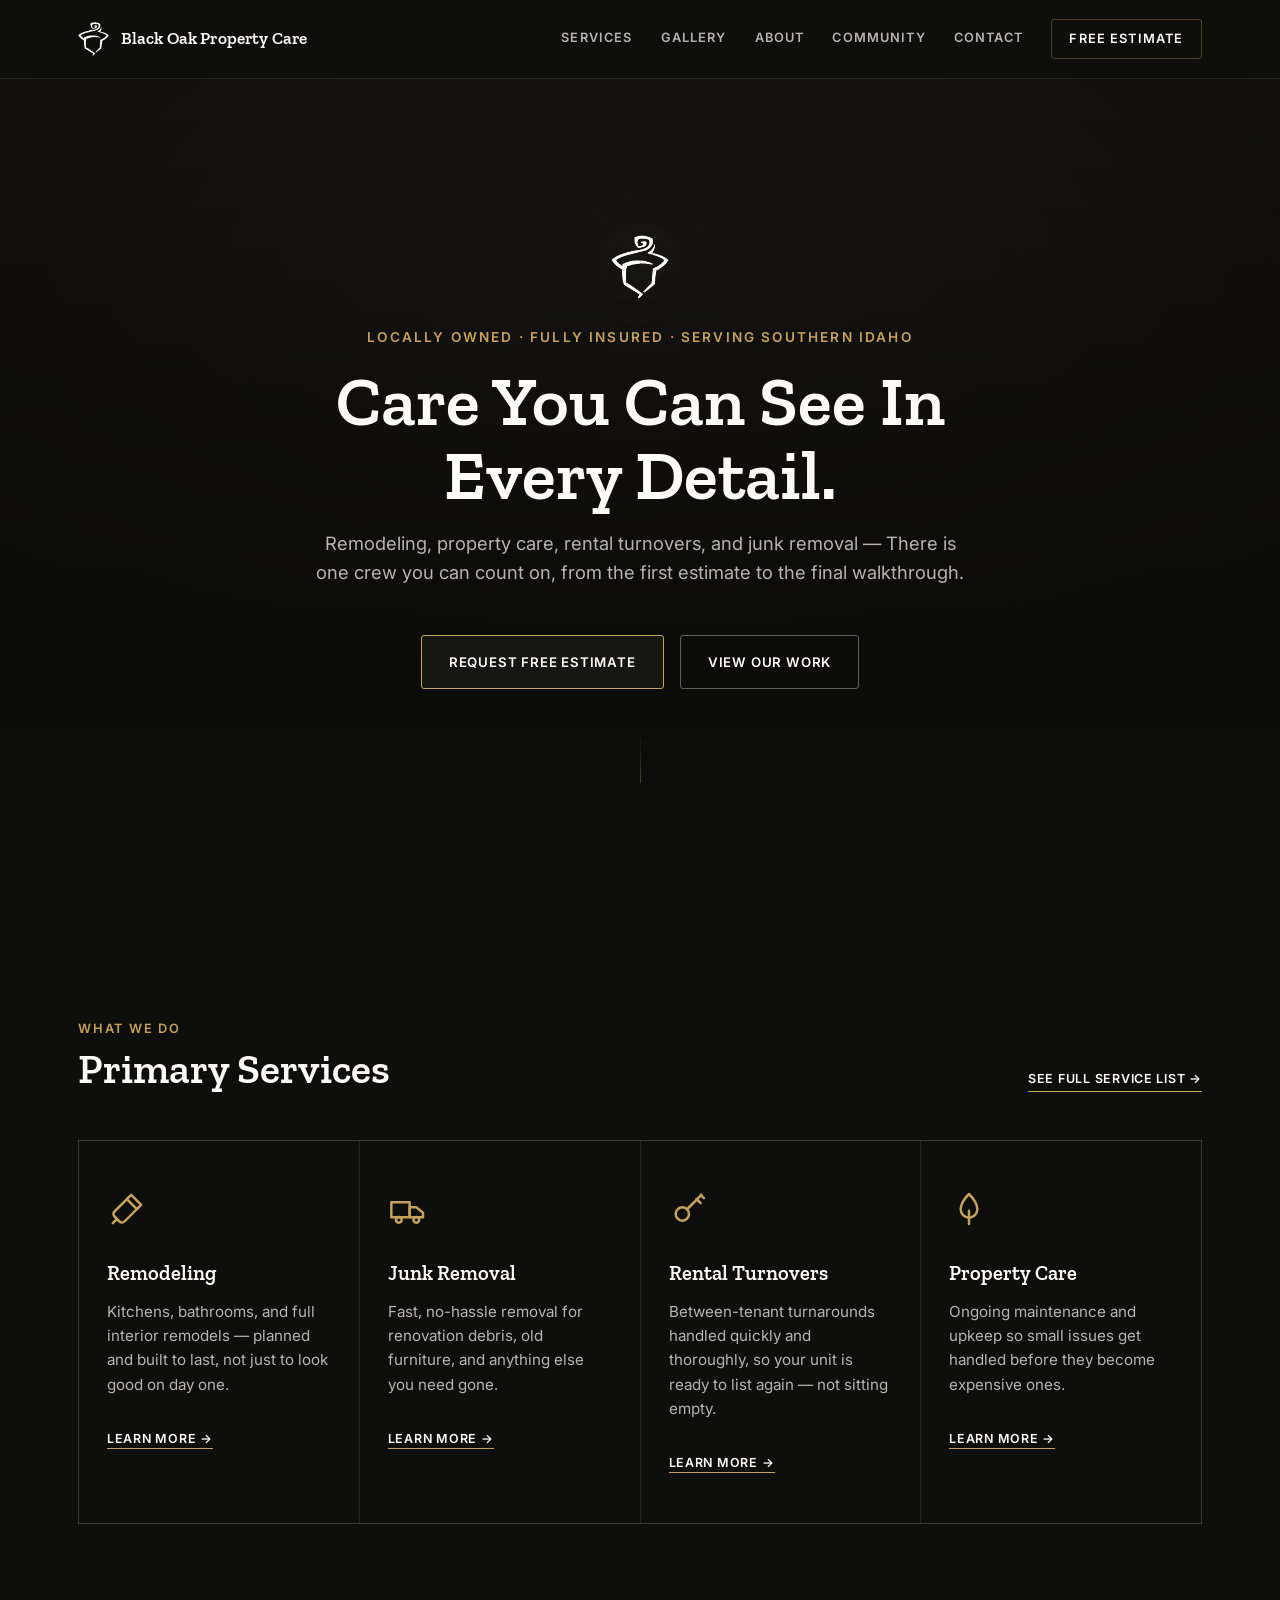
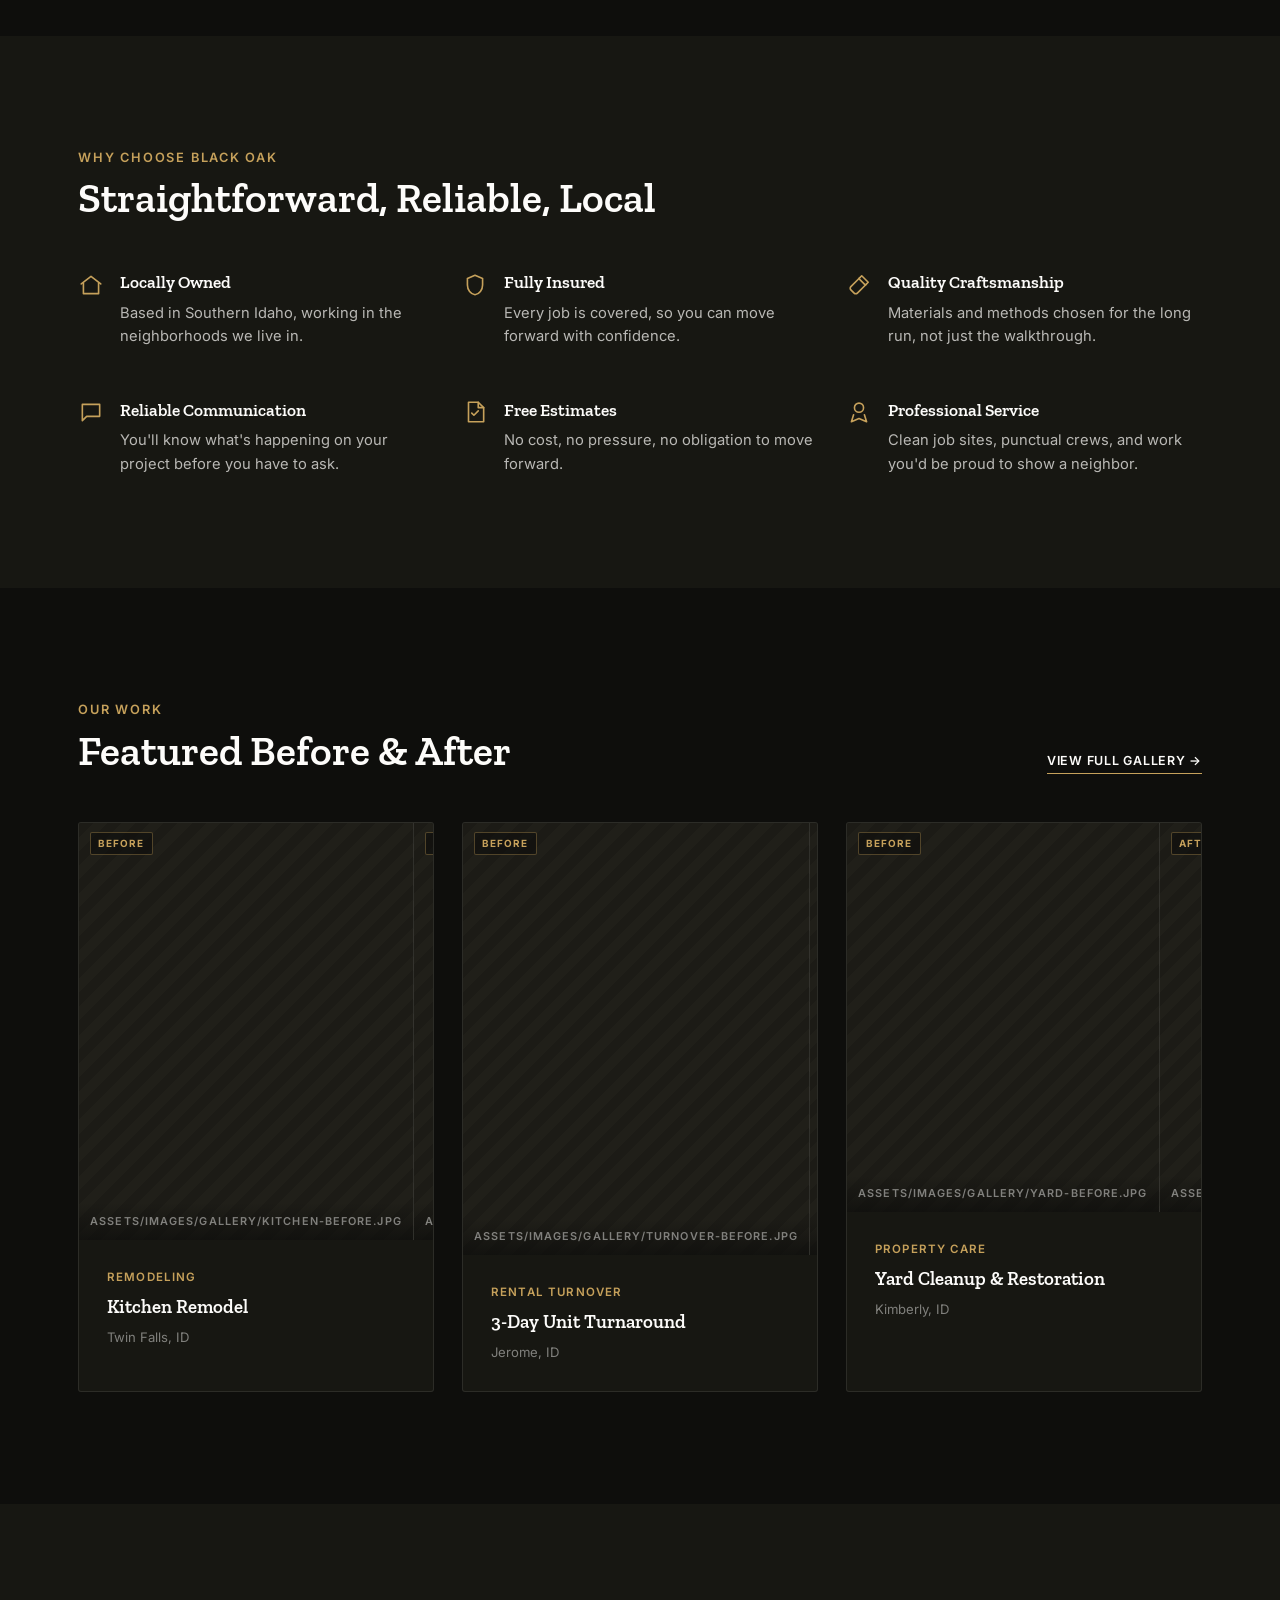
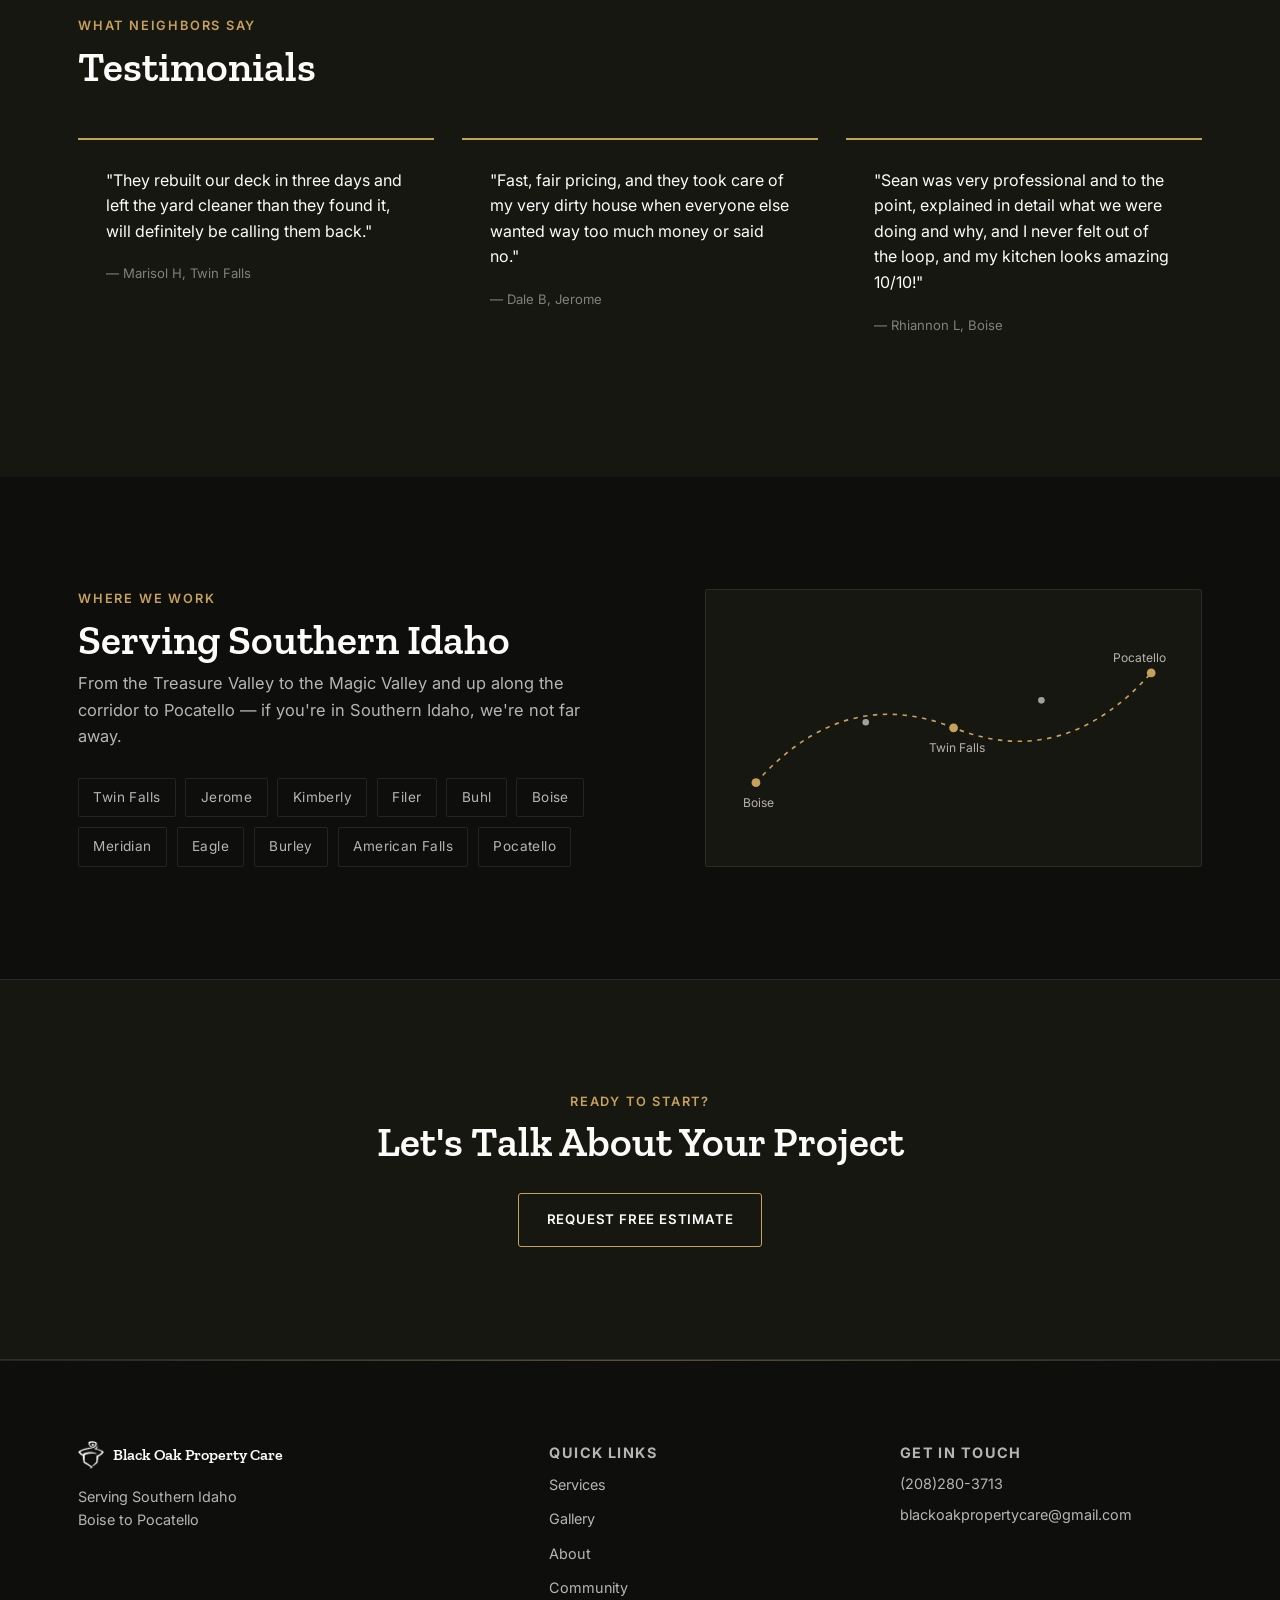
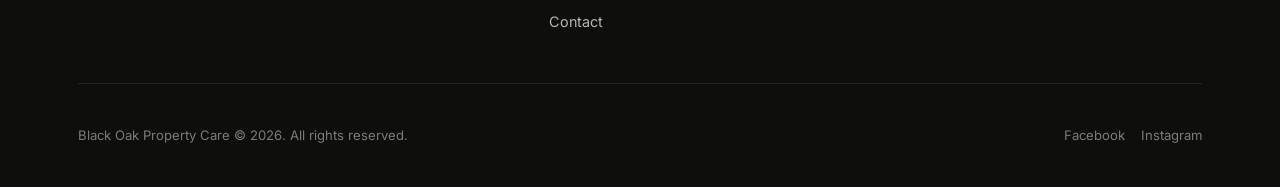
<file: index.html>
<!DOCTYPE html>
<html lang="en">
<head>
<meta charset="UTF-8">
<meta name="viewport" content="width=device-width, initial-scale=1.0">

<!-- ============================================================
     PAGE TITLE / SEO — edit per page. This one is the homepage.
     ============================================================ -->
<title>Black Oak Property Care | Remodeling, Rental Turnovers &amp; Junk Removal in Southern Idaho</title>
<meta name="description" content="Locally owned, fully insured property care in Southern Idaho — remodeling, junk removal, rental turnovers, and property maintenance. Serving Twin Falls to Boise. Free estimates.">
<meta property="og:title" content="Black Oak Property Care">
<meta property="og:description" content="Remodeling, junk removal, rental turnovers, and property care across Southern Idaho.">
<meta property="og:type" content="website">
<!-- EDIT: uncomment once a real preview image exists at this path -->
<!-- <meta property="og:image" content="assets/images/social-preview.jpg"> -->

<link rel="icon" type="image/png" href="assets/images/favicon-32.png">
<link rel="apple-touch-icon" href="assets/images/apple-touch-icon.png">
<link rel="preconnect" href="https://fonts.googleapis.com">
<link rel="preconnect" href="https://fonts.gstatic.com" crossorigin>
<link href="https://fonts.googleapis.com/css2?family=Zilla+Slab:wght@500;600;700&family=Inter:wght@400;500;600;700&display=swap" rel="stylesheet">
<link rel="stylesheet" href="style.css">
</head>
<body>
<a href="#main" class="skip-link">Skip to content</a>

<!-- ============================================================
     SITE HEADER — identical block copied on every page. If you
     rename a file, update the matching href here AND on every
     other page. The current page gets class="is-active".
     ============================================================ -->
<header class="site-header">
  <div class="wrap">
    <a href="index.html" class="site-brand" aria-label="Black Oak Property Care — Home">
      <img src="assets/images/logo-acorn-white.png" alt="" class="brand-mark">
      <span class="site-name">Black Oak Property Care</span>
    </a>
    <button class="nav-toggle" aria-label="Toggle navigation menu" aria-expanded="false">
      <svg viewBox="0 0 24 24" fill="none" stroke="currentColor" stroke-width="1.8" stroke-linecap="round"><path d="M3 6h18M3 12h18M3 18h18"/></svg>
    </button>
    <nav class="site-nav" aria-label="Primary">
      <a href="services.html">Services</a>
      <a href="photos.html">Gallery</a>
      <a href="about.html">About</a>
      <a href="community.html">Community</a>
      <a href="contact.html">Contact</a>
      <a href="contact.html" class="nav-cta">Free Estimate</a>
    </nav>
  </div>
</header>

<main id="main">

<!-- ============================================================
     HERO — full-bleed dark band with centered acorn mark. To use
     a real photo instead of the dark gradient, add:
       style="background-image: url('assets/images/hero-bg.jpg');"
     to the <section class="hero"> tag below.
     ============================================================ -->
<section class="hero">
  <div class="wrap hero-inner">
    <img src="assets/images/hero-logo-white.png" alt="Black Oak Property Care" class="hero-mark">
    <p class="hero-eyebrow">Locally Owned &middot; Fully Insured &middot; Serving Southern Idaho</p>
    <h1 class="hero-title">Care You Can See In Every Detail.</h1>
    <p class="hero-lede">
      Remodeling, property care, rental turnovers, and junk removal —
      There is one crew you can count on, from the first estimate to the final walkthrough.
    </p>
    <div class="hero-actions">
      <a href="contact.html" class="btn">Request Free Estimate</a>
      <a href="photos.html" class="btn btn-ghost">View Our Work</a>
    </div>
    <div class="hero-divider" aria-hidden="true"></div>
  </div>
</section>

<!-- ============================================================
     PRIMARY SERVICES — order matters: Remodeling, Junk Removal,
     Rental Turnovers, Property Care. Copy a .service-card block
     to add another; icons are inline SVG, no image files needed.
     ============================================================ -->
<section class="section" id="services">
  <div class="wrap">
    <div class="section-head reveal">
      <div>
        <p class="section-eyebrow">What We Do</p>
        <h2 class="section-title">Primary Services</h2>
      </div>
      <a href="services.html" class="service-link">See Full Service List &rarr;</a>
    </div>

    <div class="service-grid reveal">

      <div class="service-card">
        <div class="service-icon" aria-hidden="true">
          <svg viewBox="0 0 24 24" fill="none" stroke="currentColor" stroke-width="1.5" stroke-linecap="round" stroke-linejoin="round"><path d="M14.5 3.5l6 6-2.6 2.6-6-6 2.6-2.6z"/><path d="M12.7 5.3L4.5 13.5a2.1 2.1 0 000 3l3 3a2.1 2.1 0 003 0l8.2-8.2"/><path d="M3.5 20.5l2-2"/></svg>
        </div>
        <h3>Remodeling</h3>
        <p>Kitchens, bathrooms, and full interior remodels — planned and built to last, not just to look good on day one.</p>
        <a href="services.html#remodeling" class="service-link">Learn More &rarr;</a>
      </div>

      <div class="service-card">
        <div class="service-icon" aria-hidden="true">
          <svg viewBox="0 0 24 24" fill="none" stroke="currentColor" stroke-width="1.5" stroke-linecap="round" stroke-linejoin="round"><path d="M2 8h11v9H2z"/><path d="M13 11h4l4 3.2V17h-8z"/><circle cx="6.5" cy="18.5" r="1.7"/><circle cx="17" cy="18.5" r="1.7"/></svg>
        </div>
        <h3>Junk Removal</h3>
        <p>Fast, no-hassle removal for renovation debris, old furniture, and anything else you need gone.</p>
        <a href="services.html#junk-removal" class="service-link">Learn More &rarr;</a>
      </div>

      <div class="service-card">
        <div class="service-icon" aria-hidden="true">
          <svg viewBox="0 0 24 24" fill="none" stroke="currentColor" stroke-width="1.5" stroke-linecap="round" stroke-linejoin="round"><circle cx="8" cy="15" r="4"/><path d="M11 12l8.5-8.5"/><path d="M16.5 6l2.5 2.5"/><path d="M19 3.5L21 5.5"/></svg>
        </div>
        <h3>Rental Turnovers</h3>
        <p>Between-tenant turnarounds handled quickly and thoroughly, so your unit is ready to list again — not sitting empty.</p>
        <a href="services.html#rental-turnovers" class="service-link">Learn More &rarr;</a>
      </div>

      <div class="service-card">
        <div class="service-icon" aria-hidden="true">
          <svg viewBox="0 0 24 24" fill="none" stroke="currentColor" stroke-width="1.5" stroke-linecap="round" stroke-linejoin="round"><path d="M12 3c3 3 5 6.2 5 9.2a5 5 0 01-10 0C7 9.2 9 6 12 3z"/><path d="M12 13v8"/></svg>
        </div>
        <h3>Property Care</h3>
        <p>Ongoing maintenance and upkeep so small issues get handled before they become expensive ones.</p>
        <a href="services.html#property-care" class="service-link">Learn More &rarr;</a>
      </div>

    </div>
  </div>
</section>

<!-- ============================================================
     WHY CHOOSE BLACK OAK — trust section
     ============================================================ -->
<section class="section section--raised">
  <div class="wrap">
    <div class="reveal" style="margin-bottom: var(--space-4);">
      <p class="section-eyebrow">Why Choose Black Oak</p>
      <h2 class="section-title">Straightforward, Reliable, Local</h2>
    </div>

    <div class="trust-grid reveal">
      <div class="trust-item">
        <div class="trust-icon" aria-hidden="true"><svg viewBox="0 0 24 24" fill="none" stroke="currentColor" stroke-width="1.5" stroke-linecap="round" stroke-linejoin="round"><path d="M3 11l9-7 9 7"/><path d="M5 10v10h14V10"/></svg></div>
        <div>
          <h3>Locally Owned</h3>
          <p>Based in Southern Idaho, working in the neighborhoods we live in.</p>
        </div>
      </div>
      <div class="trust-item">
        <div class="trust-icon" aria-hidden="true"><svg viewBox="0 0 24 24" fill="none" stroke="currentColor" stroke-width="1.5" stroke-linecap="round" stroke-linejoin="round"><path d="M12 3l7 3v6c0 4.6-3 8.4-7 9-4-.6-7-4.4-7-9V6l7-3z"/></svg></div>
        <div>
          <h3>Fully Insured</h3>
          <p>Every job is covered, so you can move forward with confidence.</p>
        </div>
      </div>
      <div class="trust-item">
        <div class="trust-icon" aria-hidden="true"><svg viewBox="0 0 24 24" fill="none" stroke="currentColor" stroke-width="1.5" stroke-linecap="round" stroke-linejoin="round"><path d="M14.5 3.5l6 6-2.6 2.6-6-6 2.6-2.6z"/><path d="M12.7 5.3L4.5 13.5a2.1 2.1 0 000 3l3 3a2.1 2.1 0 003 0l8.2-8.2"/></svg></div>
        <div>
          <h3>Quality Craftsmanship</h3>
          <p>Materials and methods chosen for the long run, not just the walkthrough.</p>
        </div>
      </div>
      <div class="trust-item">
        <div class="trust-icon" aria-hidden="true"><svg viewBox="0 0 24 24" fill="none" stroke="currentColor" stroke-width="1.5" stroke-linecap="round" stroke-linejoin="round"><path d="M4 5h16v11H8l-4 4V5z"/></svg></div>
        <div>
          <h3>Reliable Communication</h3>
          <p>You'll know what's happening on your project before you have to ask.</p>
        </div>
      </div>
      <div class="trust-item">
        <div class="trust-icon" aria-hidden="true"><svg viewBox="0 0 24 24" fill="none" stroke="currentColor" stroke-width="1.5" stroke-linecap="round" stroke-linejoin="round"><path d="M6 3h9l5 5v13H6z"/><path d="M15 3v5h5"/><path d="M9 13l2 2 4-4"/></svg></div>
        <div>
          <h3>Free Estimates</h3>
          <p>No cost, no pressure, no obligation to move forward.</p>
        </div>
      </div>
      <div class="trust-item">
        <div class="trust-icon" aria-hidden="true"><svg viewBox="0 0 24 24" fill="none" stroke="currentColor" stroke-width="1.5" stroke-linecap="round" stroke-linejoin="round"><circle cx="12" cy="8" r="4.2"/><path d="M7 14.5L5 21l7-3 7 3-2-6.5"/></svg></div>
        <div>
          <h3>Professional Service</h3>
          <p>Clean job sites, punctual crews, and work you'd be proud to show a neighbor.</p>
        </div>
      </div>
    </div>
  </div>
</section>

<!-- ============================================================
     FEATURED BEFORE & AFTER — pulls the visual language from the
     full gallery. Replace the placeholder tiles with real photos
     the same way described on photos.html.
     ============================================================ -->
<section class="section">
  <div class="wrap">
    <div class="section-head reveal">
      <div>
        <p class="section-eyebrow">Our Work</p>
        <h2 class="section-title">Featured Before &amp; After</h2>
      </div>
      <a href="photos.html" class="service-link">View Full Gallery &rarr;</a>
    </div>

    <div class="ba-grid ba-grid--featured reveal">

      <div class="ba-card">
        <div class="ba-photos">
          <!-- EDIT: replace with <img src="assets/images/gallery/kitchen-before.jpg" alt="Kitchen before remodel"> -->
          <div class="ba-photo"><span class="ba-photo-tag">Before</span><span class="ba-photo-label">assets/images/gallery/kitchen-before.jpg</span></div>
          <div class="ba-photo"><span class="ba-photo-tag">After</span><span class="ba-photo-label">assets/images/gallery/kitchen-after.jpg</span></div>
        </div>
        <div class="ba-body">
          <p class="ba-category">Remodeling</p>
          <h3 class="ba-title">Kitchen Remodel</h3>
          <p class="ba-meta"><!-- EDIT --> Twin Falls, ID</p>
        </div>
      </div>

      <div class="ba-card">
        <div class="ba-photos">
          <div class="ba-photo"><span class="ba-photo-tag">Before</span><span class="ba-photo-label">assets/images/gallery/turnover-before.jpg</span></div>
          <div class="ba-photo"><span class="ba-photo-tag">After</span><span class="ba-photo-label">assets/images/gallery/turnover-after.jpg</span></div>
        </div>
        <div class="ba-body">
          <p class="ba-category">Rental Turnover</p>
          <h3 class="ba-title">3-Day Unit Turnaround</h3>
          <p class="ba-meta"><!-- EDIT --> Jerome, ID</p>
        </div>
      </div>

      <div class="ba-card">
        <div class="ba-photos">
          <div class="ba-photo"><span class="ba-photo-tag">Before</span><span class="ba-photo-label">assets/images/gallery/yard-before.jpg</span></div>
          <div class="ba-photo"><span class="ba-photo-tag">After</span><span class="ba-photo-label">assets/images/gallery/yard-after.jpg</span></div>
        </div>
        <div class="ba-body">
          <p class="ba-category">Property Care</p>
          <h3 class="ba-title">Yard Cleanup &amp; Restoration</h3>
          <p class="ba-meta"><!-- EDIT --> Kimberly, ID</p>
        </div>
      </div>

    </div>
  </div>
</section>

<!-- ============================================================
     TESTIMONIALS — swap in real customer quotes as you collect
     them. Copy a .testimonial block to add more.
     ============================================================ -->
<section class="section section--raised">
  <div class="wrap">
    <div class="reveal" style="margin-bottom: var(--space-4);">
      <p class="section-eyebrow">What Neighbors Say</p>
      <h2 class="section-title">Testimonials</h2>
    </div>

    <div class="testimonial-grid reveal">
      <div class="testimonial">
        <p><!-- EDIT --> "They rebuilt our deck in three days and left the yard cleaner than they found it, will definitely be calling them back."</p>
        <cite><!-- EDIT -->— Marisol H, Twin Falls</cite>
      </div>
      <div class="testimonial">
        <p><!-- EDIT --> "Fast, fair pricing, and they took care of my very dirty house when everyone else wanted way too much money or said no."</p>
        <cite><!-- EDIT -->— Dale B, Jerome</cite>
      </div>
      <div class="testimonial">
        <p><!-- EDIT --> "Sean was very professional and to the point, explained in detail what we were doing and why, and I never felt out of the loop, and my kitchen looks amazing 10/10!"</p>
        <cite><!-- EDIT -->— Rhiannon L, Boise</cite>
      </div>
    </div>
  </div>
</section>

<!-- ============================================================
     SERVICE AREA
     ============================================================ -->
<section class="section" id="service-area">
  <div class="wrap">
    <div class="area-strip reveal">
      <div>
        <p class="section-eyebrow">Where We Work</p>
        <h2 class="section-title">Serving Southern Idaho</h2>
        <p class="section-lede">From the Treasure Valley to the Magic Valley and up along the corridor to Pocatello — if you're in Southern Idaho, we're not far away.</p>
        <ul class="area-list">
          <li>Twin Falls</li>
          <li>Jerome</li>
          <li>Kimberly</li>
          <li>Filer</li>
          <li>Buhl</li>
          <li>Boise</li>
          <li>Meridian</li>
          <li>Eagle</li>
          <li>Burley</li>
          <li>American Falls</li>
          <li>Pocatello</li>
        </ul>
      </div>
      <div class="area-diagram" aria-hidden="true">
        <svg viewBox="0 0 400 200" fill="none">
          <path d="M20 150 Q100 60 200 100 T 380 50" stroke="#C6A15B" stroke-width="1.5" stroke-dasharray="4 5"/>
          <circle cx="20" cy="150" r="4" fill="#C6A15B"/>
          <circle cx="120" cy="95" r="3" fill="#FDFCFA" opacity="0.6"/>
          <circle cx="200" cy="100" r="4" fill="#C6A15B"/>
          <circle cx="280" cy="75" r="3" fill="#FDFCFA" opacity="0.6"/>
          <circle cx="380" cy="50" r="4" fill="#C6A15B"/>
          <text x="8" y="172" fill="#B7B3AC" font-size="11" font-family="Inter, sans-serif">Boise</text>
          <text x="178" y="122" fill="#B7B3AC" font-size="11" font-family="Inter, sans-serif">Twin Falls</text>
          <text x="345" y="40" fill="#B7B3AC" font-size="11" font-family="Inter, sans-serif">Pocatello</text>
        </svg>
      </div>
    </div>
  </div>
</section>

<!-- ============================================================
     REQUEST ESTIMATE CTA
     ============================================================ -->
<section class="cta-band">
  <div class="wrap reveal">
    <p class="section-eyebrow">Ready to Start?</p>
    <h2 class="section-title">Let's Talk About Your Project</h2>
    <div class="hero-actions">
      <a href="contact.html" class="btn">Request Free Estimate</a>
    </div>
  </div>
</section>

</main>

<!-- ============================================================
     SITE FOOTER — identical block on every page. Edit contact
     details / socials once, then paste over the others.
     ============================================================ -->
<footer class="site-footer">
  <div class="wrap">
    <div class="footer-grid">
      <div class="footer-col">
        <div class="footer-brand">
          <img src="assets/images/logo-acorn-white.png" alt="">
          <span>Black Oak Property Care</span>
        </div>
        <p>Serving Southern Idaho<br>Boise to Pocatello</p>
      </div>
      <div class="footer-col">
        <p class="footer-heading">Quick Links</p>
        <ul class="footer-links">
          <li><a href="services.html">Services</a></li>
          <li><a href="photos.html">Gallery</a></li>
          <li><a href="about.html">About</a></li>
          <li><a href="community.html">Community</a></li>
          <li><a href="contact.html">Contact</a></li>
        </ul>
      </div>
      <div class="footer-col">
        <p class="footer-heading">Get In Touch</p>
        <address>
          <!-- EDIT: real phone/email -->
          <p>(208)280-3713</p>
          <p>blackoakpropertycare@gmail.com</p>
        </address>
      </div>
    </div>
    <div class="footer-bottom">
      <p>Black Oak Property Care &copy; <span id="year"></span>. All rights reserved.</p>
      <div class="footer-socials">
        <!-- EDIT: replace # with your real social URLs, remove any you don't use -->
        <a href="#">Facebook</a>
        <a href="#">Instagram</a>
      </div>
    </div>
  </div>
</footer>

<script src="script.js"></script>
</body>
</html>
</file>
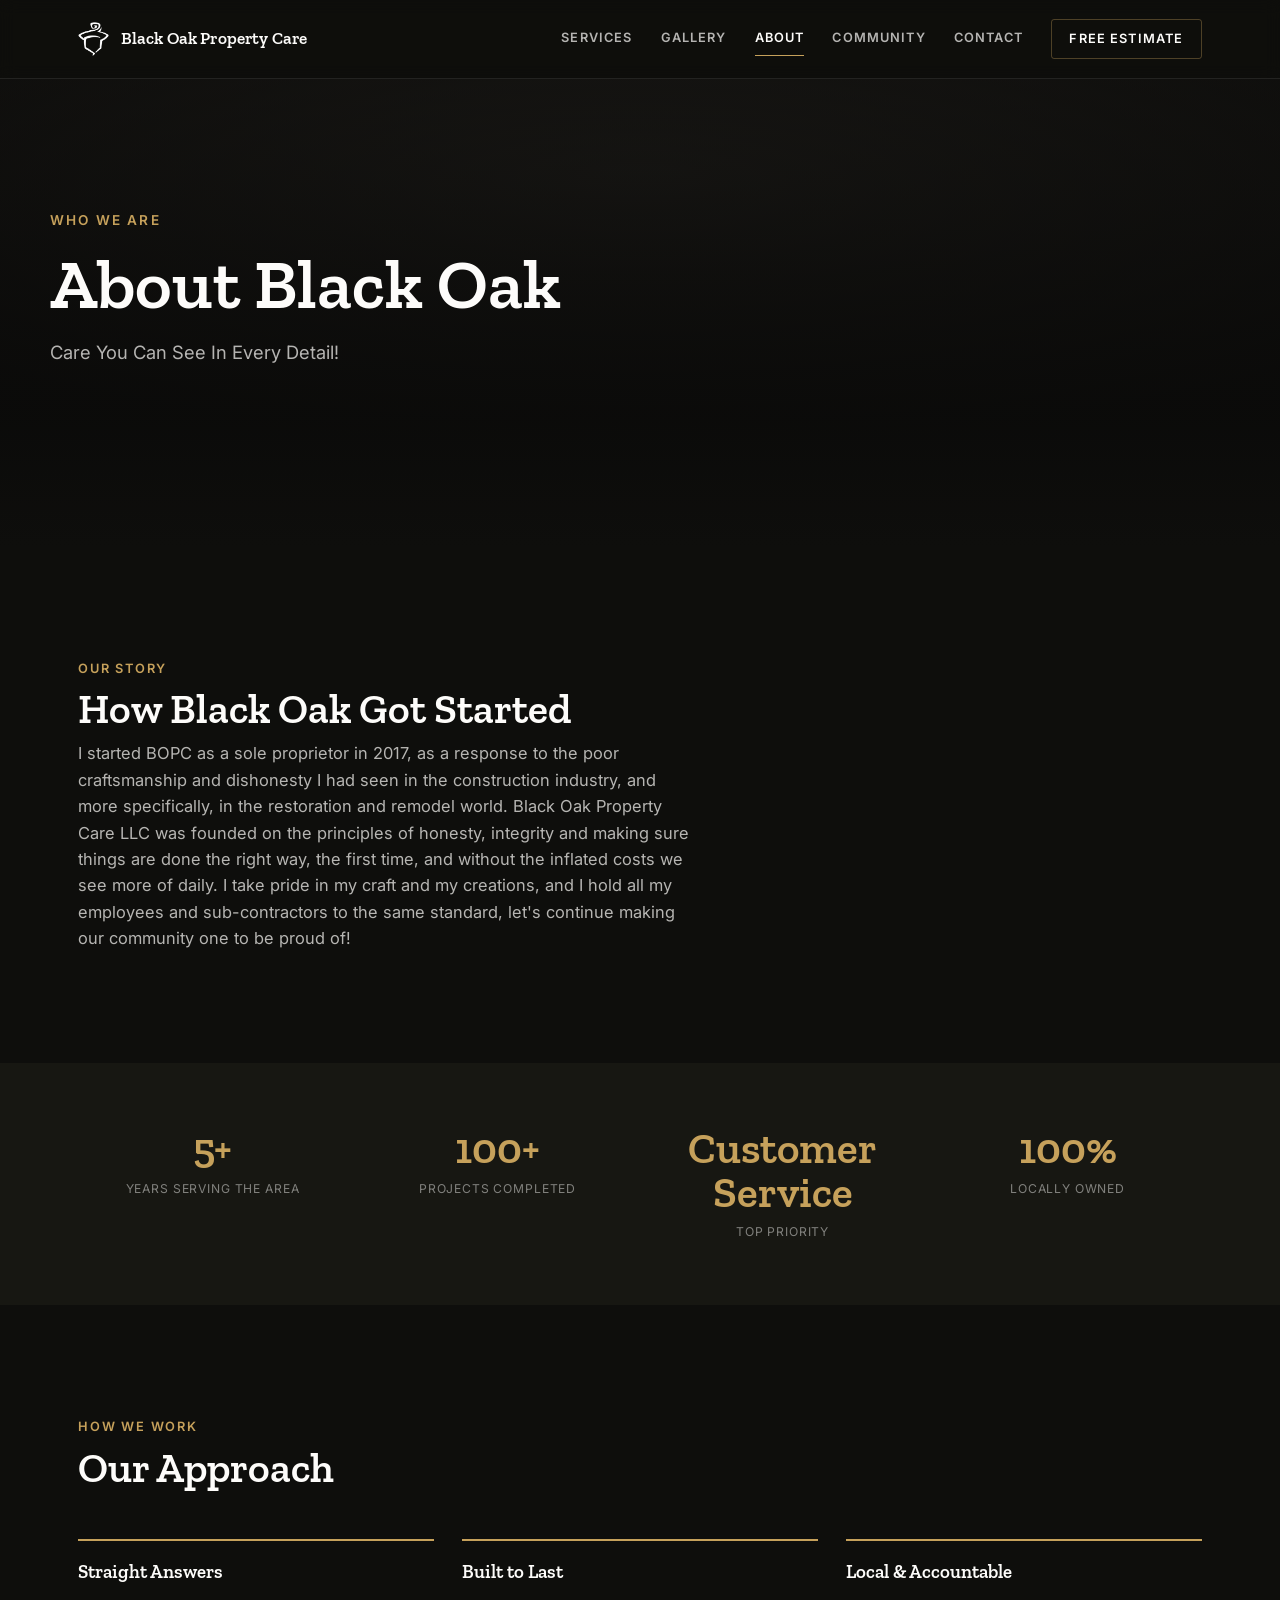
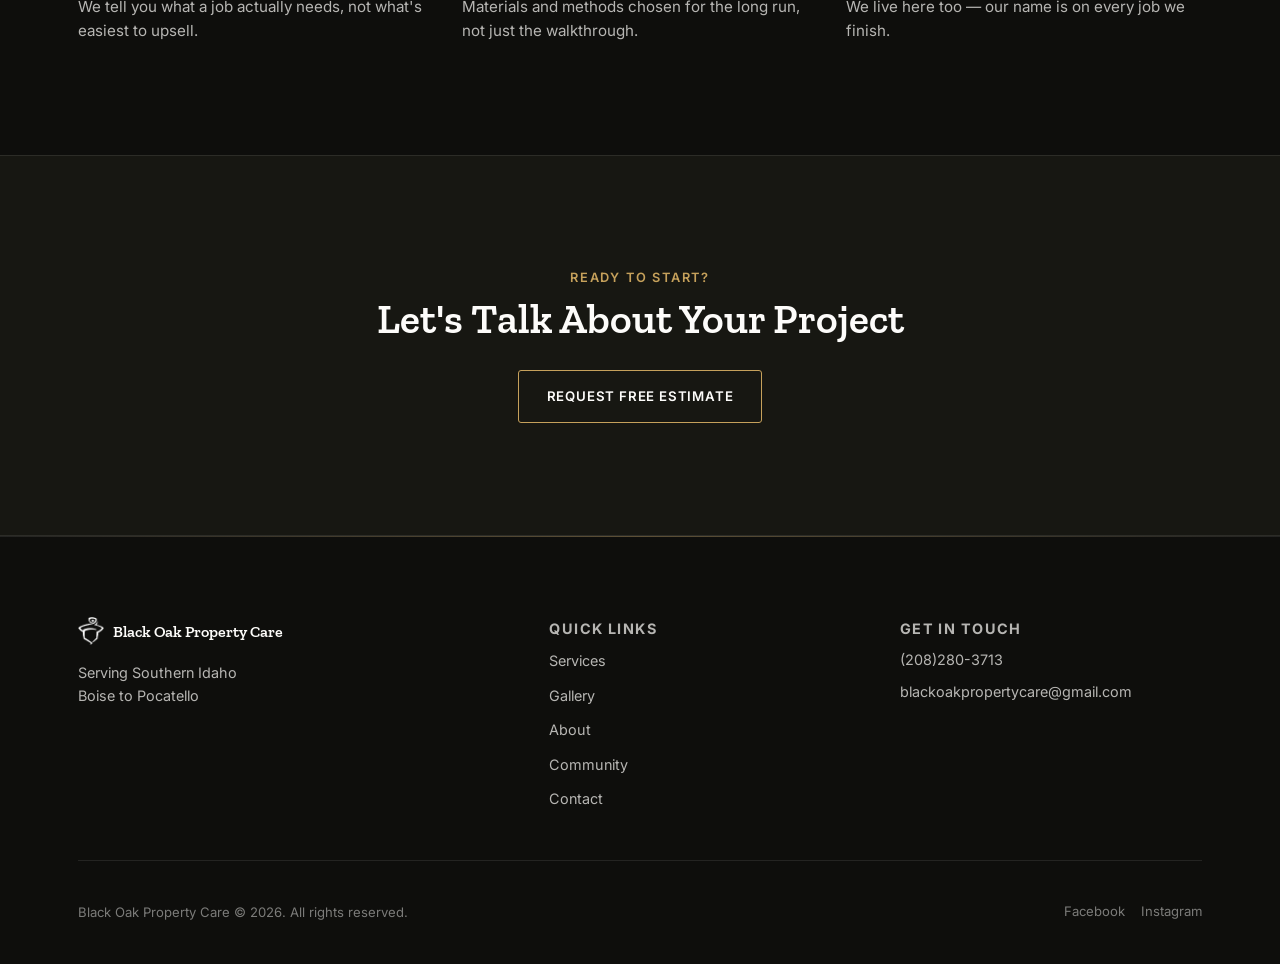
<file: about.html>
<!DOCTYPE html>
<html lang="en">
<head>
<meta charset="UTF-8">
<meta name="viewport" content="width=device-width, initial-scale=1.0">
<title>About Black Oak Property Care | Locally Owned, Southern Idaho</title>
<meta name="description" content="Black Oak Property Care is a locally owned crew serving Southern Idaho — built on straight answers, quality craftsmanship, and being accountable to our neighbors.">
<link rel="icon" type="image/png" href="assets/images/favicon-32.png">
<link rel="apple-touch-icon" href="assets/images/apple-touch-icon.png">
<link rel="preconnect" href="https://fonts.googleapis.com">
<link rel="preconnect" href="https://fonts.gstatic.com" crossorigin>
<link href="https://fonts.googleapis.com/css2?family=Zilla+Slab:wght@500;600;700&family=Inter:wght@400;500;600;700&display=swap" rel="stylesheet">
<link rel="stylesheet" href="style.css">
</head>
<body>
<a href="#main" class="skip-link">Skip to content</a>

<header class="site-header">
  <div class="wrap">
    <a href="index.html" class="site-brand" aria-label="Black Oak Property Care — Home">
      <img src="assets/images/logo-acorn-white.png" alt="" class="brand-mark">
      <span class="site-name">Black Oak Property Care</span>
    </a>
    <button class="nav-toggle" aria-label="Toggle navigation menu" aria-expanded="false">
      <svg viewBox="0 0 24 24" fill="none" stroke="currentColor" stroke-width="1.8" stroke-linecap="round"><path d="M3 6h18M3 12h18M3 18h18"/></svg>
    </button>
    <nav class="site-nav" aria-label="Primary">
      <a href="services.html">Services</a>
      <a href="photos.html">Gallery</a>
      <a href="about.html" class="is-active">About</a>
      <a href="community.html">Community</a>
      <a href="contact.html">Contact</a>
      <a href="contact.html" class="nav-cta">Free Estimate</a>
    </nav>
  </div>
</header>

<main id="main">

<section class="hero hero--sub">
  <div class="wrap hero-inner">
    <p class="hero-eyebrow">Who We Are</p>
    <h1 class="hero-title">About Black Oak</h1>
    <p class="hero-lede">Care You Can See In Every Detail!</p>
  </div>
</section>

<section class="section">
  <div class="wrap">
    <div class="reveal">
      <p class="section-eyebrow">Our Story</p>
      <h2 class="section-title">How Black Oak Got Started</h2>
      <p class="section-lede">
        I started BOPC as a sole proprietor in 2017, as a response to the poor craftsmanship and dishonesty I had seen in the construction industry, and more specifically, in the restoration and remodel world.
        Black Oak Property Care LLC was founded on the principles of honesty, integrity and making sure things are done the right way, the first time, and without the inflated costs we see more of daily.
        I take pride in my craft and my creations, and I hold all my employees and sub-contractors to the same standard, let's continue making our community one to be proud of! 
      </p>
    </div>
  </div>
</section>

<section class="section section--tight section--raised">
  <div class="wrap">
    <div class="stat-strip reveal">
      <div class="stat">
        <div class="stat-num">5+</div>
        <div class="stat-label">Years Serving the Area</div>
      </div>
      <div class="stat">
        <div class="stat-num">100+</div>
        <div class="stat-label">Projects Completed</div>
      </div>
      <div class="stat">
        <div class="stat-num">Customer Service</div>
        <div class="stat-label">Top Priority</div>
      </div>
      <div class="stat">
        <div class="stat-num">100%</div>
        <div class="stat-label">Locally Owned</div>
      </div>
    </div>
  </div>
</section>

<section class="section">
  <div class="wrap">
    <div class="reveal" style="margin-bottom: var(--space-4);">
      <p class="section-eyebrow">How We Work</p>
      <h2 class="section-title">Our Approach</h2>
    </div>
    <div class="value-row reveal">
      <div class="value-block">
        <h3>Straight Answers</h3>
        <p>We tell you what a job actually needs, not what's easiest to upsell.</p>
      </div>
      <div class="value-block">
        <h3>Built to Last</h3>
        <p>Materials and methods chosen for the long run, not just the walkthrough.</p>
      </div>
      <div class="value-block">
        <h3>Local &amp; Accountable</h3>
        <p>We live here too — our name is on every job we finish.</p>
      </div>
    </div>
  </div>
</section>

<section class="cta-band">
  <div class="wrap reveal">
    <p class="section-eyebrow">Ready to Start?</p>
    <h2 class="section-title">Let's Talk About Your Project</h2>
    <div class="hero-actions">
      <a href="contact.html" class="btn">Request Free Estimate</a>
    </div>
  </div>
</section>

</main>

<footer class="site-footer">
  <div class="wrap">
    <div class="footer-grid">
      <div class="footer-col">
        <div class="footer-brand">
          <img src="assets/images/logo-acorn-white.png" alt="">
          <span>Black Oak Property Care</span>
        </div>
        <p>Serving Southern Idaho<br>Boise to Pocatello</p>
      </div>
      <div class="footer-col">
        <p class="footer-heading">Quick Links</p>
        <ul class="footer-links">
          <li><a href="services.html">Services</a></li>
          <li><a href="photos.html">Gallery</a></li>
          <li><a href="about.html">About</a></li>
          <li><a href="community.html">Community</a></li>
          <li><a href="contact.html">Contact</a></li>
        </ul>
      </div>
      <div class="footer-col">
        <p class="footer-heading">Get In Touch</p>
        <address>
          <p>(208)280-3713</p>
          <p>blackoakpropertycare@gmail.com</p>
        </address>
      </div>
    </div>
    <div class="footer-bottom">
      <p>Black Oak Property Care &copy; <span id="year"></span>. All rights reserved.</p>
      <div class="footer-socials">
        <a href="https://www.facebook.com/people/Black-Oak-Property-Care/61583586881522/?http_ref=eyJ0cyI6MTc4MzQ3MDUwMTAwMCwiciI6IiJ9">Facebook</a>
        <a href="#">Instagram</a>
      </div>
    </div>
  </div>
</footer>

<script src="script.js"></script>
</body>
</html>
</file>
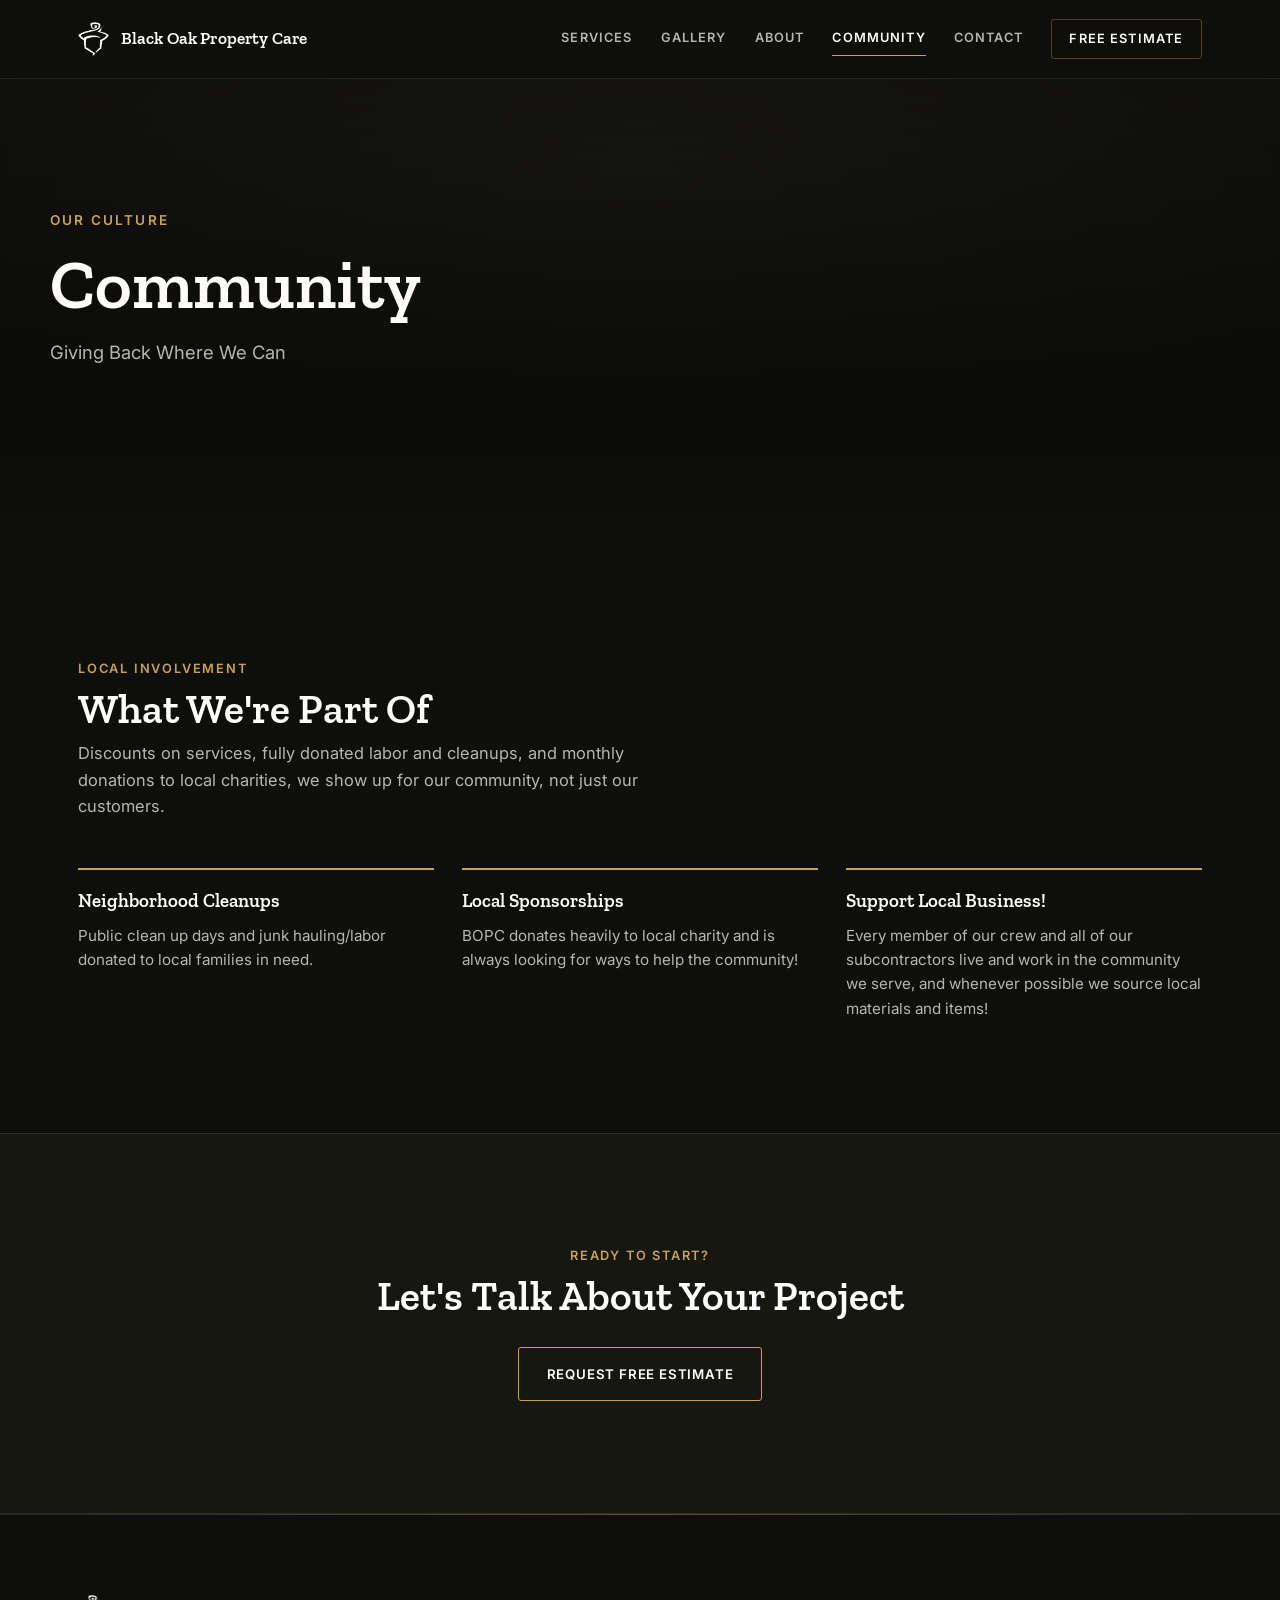
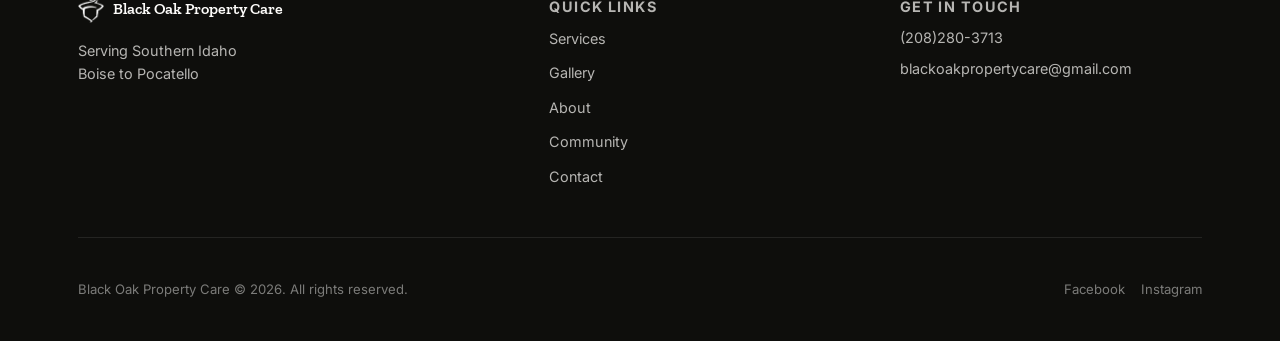
<file: community.html>
<!DOCTYPE html>
<html lang="en">
<head>
<meta charset="UTF-8">
<meta name="viewport" content="width=device-width, initial-scale=1.0">
<title>Community | Black Oak Property Care in Southern Idaho</title>
<meta name="description" content="How Black Oak Property Care shows up for the Southern Idaho community — off the clock, not just on the job.">
<link rel="icon" type="image/png" href="assets/images/favicon-32.png">
<link rel="apple-touch-icon" href="assets/images/apple-touch-icon.png">
<link rel="preconnect" href="https://fonts.googleapis.com">
<link rel="preconnect" href="https://fonts.gstatic.com" crossorigin>
<link href="https://fonts.googleapis.com/css2?family=Zilla+Slab:wght@500;600;700&family=Inter:wght@400;500;600;700&display=swap" rel="stylesheet">
<link rel="stylesheet" href="style.css">
</head>
<body>
<a href="#main" class="skip-link">Skip to content</a>

<header class="site-header">
  <div class="wrap">
    <a href="index.html" class="site-brand" aria-label="Black Oak Property Care — Home">
      <img src="assets/images/logo-acorn-white.png" alt="" class="brand-mark">
      <span class="site-name">Black Oak Property Care</span>
    </a>
    <button class="nav-toggle" aria-label="Toggle navigation menu" aria-expanded="false">
      <svg viewBox="0 0 24 24" fill="none" stroke="currentColor" stroke-width="1.8" stroke-linecap="round"><path d="M3 6h18M3 12h18M3 18h18"/></svg>
    </button>
    <nav class="site-nav" aria-label="Primary">
      <a href="services.html">Services</a>
      <a href="photos.html">Gallery</a>
      <a href="about.html">About</a>
      <a href="community.html" class="is-active">Community</a>
      <a href="contact.html">Contact</a>
      <a href="contact.html" class="nav-cta">Free Estimate</a>
    </nav>
  </div>
</header>

<main id="main">

<section class="hero hero--sub">
  <div class="wrap hero-inner">
    <p class="hero-eyebrow">Our Culture</p>
    <h1 class="hero-title">Community</h1>
    <p class="hero-lede">Giving Back Where We Can</p>
  </div>
</section>

<section class="section">
  <div class="wrap">
    <div class="reveal" style="margin-bottom: var(--space-4);">
      <p class="section-eyebrow">Local Involvement</p>
      <h2 class="section-title">What We're Part Of</h2>
      <p class="section-lede">
        Discounts on services, fully donated labor and cleanups, and monthly donations to local charities, we show up for our community, not just our customers.
      </p>
    </div>

    <div class="value-row reveal">
      <div class="value-block">
        <h3>Neighborhood Cleanups</h3>
        <p><!-- EDIT -->Public clean up days and junk hauling/labor donated to local families in need.</p>
      </div>
      <div class="value-block">
        <h3>Local Sponsorships</h3>
        <p><!-- EDIT -->BOPC donates heavily to local charity and is always looking for ways to help the community!</p>
      </div>
      <div class="value-block">
        <h3>Support Local Business!</h3>
        <p><!-- EDIT -->Every member of our crew and all of our subcontractors live and work in the community we serve, and whenever possible we source local materials and items!</p>
      </div>
    </div>
  </div>
</section>

<section class="cta-band">
  <div class="wrap reveal">
    <p class="section-eyebrow">Ready to Start?</p>
    <h2 class="section-title">Let's Talk About Your Project</h2>
    <div class="hero-actions">
      <a href="contact.html" class="btn">Request Free Estimate</a>
    </div>
  </div>
</section>

</main>

<footer class="site-footer">
  <div class="wrap">
    <div class="footer-grid">
      <div class="footer-col">
        <div class="footer-brand">
          <img src="assets/images/logo-acorn-white.png" alt="">
          <span>Black Oak Property Care</span>
        </div>
        <p>Serving Southern Idaho<br>Boise to Pocatello</p>
      </div>
      <div class="footer-col">
        <p class="footer-heading">Quick Links</p>
        <ul class="footer-links">
          <li><a href="services.html">Services</a></li>
          <li><a href="photos.html">Gallery</a></li>
          <li><a href="about.html">About</a></li>
          <li><a href="community.html">Community</a></li>
          <li><a href="contact.html">Contact</a></li>
        </ul>
      </div>
      <div class="footer-col">
        <p class="footer-heading">Get In Touch</p>
        <address>
          <p>(208)280-3713</p>
          <p>blackoakpropertycare@gmail.com</p>
        </address>
      </div>
    </div>
    <div class="footer-bottom">
      <p>Black Oak Property Care &copy; <span id="year"></span>. All rights reserved.</p>
      <div class="footer-socials">
        <a href="#">Facebook</a>
        <a href="#">Instagram</a>
      </div>
    </div>
  </div>
</footer>

<script src="script.js"></script>
</body>
</html>
</file>
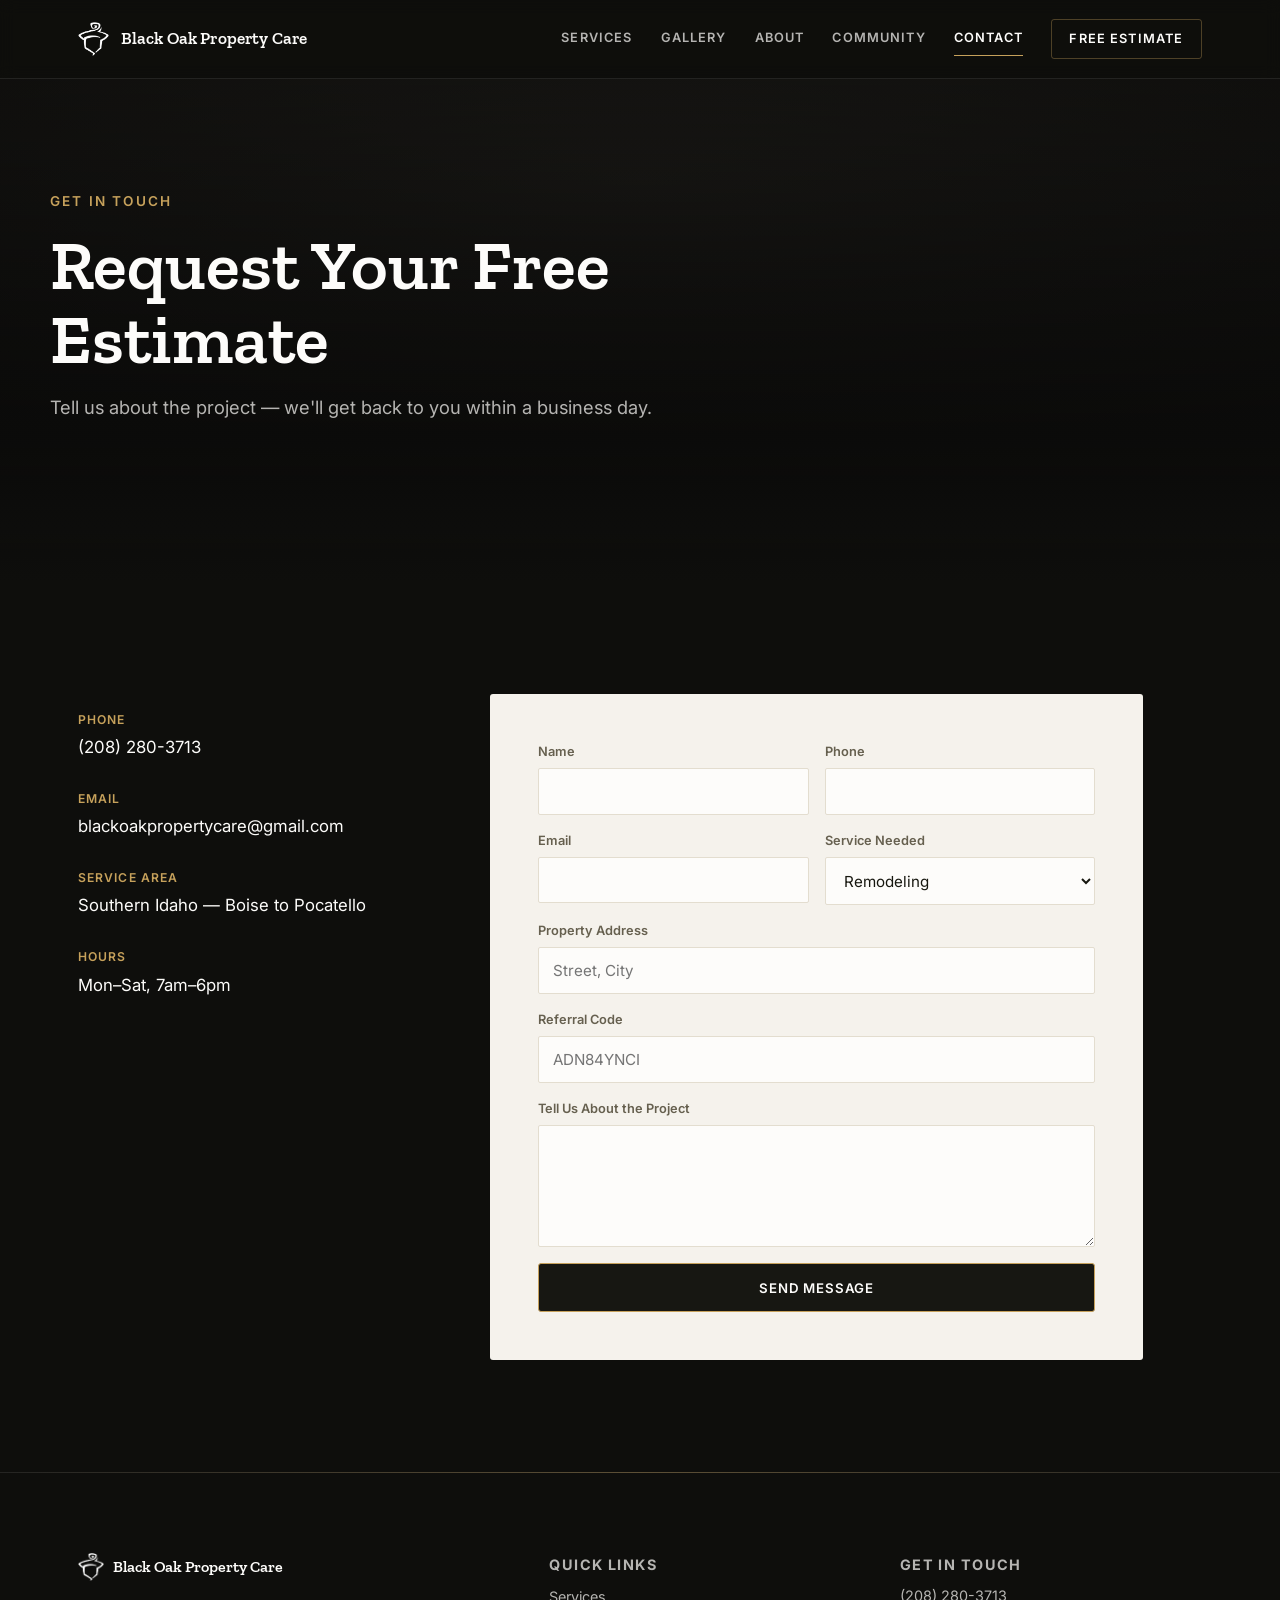
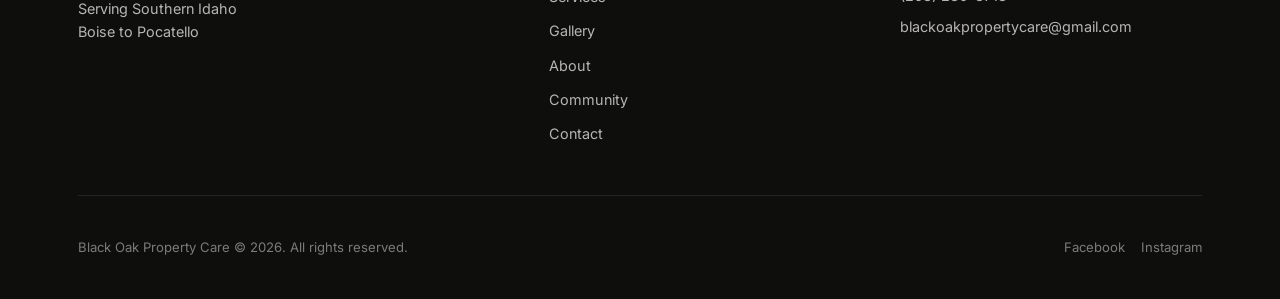
<file: contact.html>
<!DOCTYPE html>
<html lang="en">
<head>
<meta charset="UTF-8">
<meta name="viewport" content="width=device-width, initial-scale=1.0">
<title>Contact Us | Black Oak Property Care — Free Estimates</title>
<meta name="description" content="Get in touch with Black Oak Property Care for a free estimate. Serving Southern Idaho — Twin Falls, Jerome, Kimberly, Filer, Buhl, Boise, and Pocatello.">
<link rel="icon" type="image/png" href="assets/images/favicon-32.png">
<link rel="apple-touch-icon" href="assets/images/apple-touch-icon.png">
<link rel="preconnect" href="https://fonts.googleapis.com">
<link rel="preconnect" href="https://fonts.gstatic.com" crossorigin>
<link href="https://fonts.googleapis.com/css2?family=Zilla+Slab:wght@500;600;700&family=Inter:wght@400;500;600;700&display=swap" rel="stylesheet">
<link rel="stylesheet" href="style.css">
</head>
<body>
<a href="#main" class="skip-link">Skip to content</a>

<header class="site-header">
  <div class="wrap">
    <a href="index.html" class="site-brand" aria-label="Black Oak Property Care — Home">
      <img src="assets/images/logo-acorn-white.png" alt="" class="brand-mark">
      <span class="site-name">Black Oak Property Care</span>
    </a>
    <button class="nav-toggle" aria-label="Toggle navigation menu" aria-expanded="false">
      <svg viewBox="0 0 24 24" fill="none" stroke="currentColor" stroke-width="1.8" stroke-linecap="round"><path d="M3 6h18M3 12h18M3 18h18"/></svg>
    </button>
    <nav class="site-nav" aria-label="Primary">
      <a href="services.html">Services</a>
      <a href="photos.html">Gallery</a>
      <a href="about.html">About</a>
      <a href="community.html">Community</a>
      <a href="contact.html" class="is-active">Contact</a>
      <a href="contact.html" class="nav-cta">Free Estimate</a>
    </nav>
  </div>
</header>

<main id="main">

<section class="hero hero--sub">
  <div class="wrap hero-inner">
    <p class="hero-eyebrow">Get In Touch</p>
    <h1 class="hero-title">Request Your Free Estimate</h1>
    <p class="hero-lede">Tell us about the project — we'll get back to you within a business day.</p>
  </div>
</section>

<section class="section">
  <div class="wrap">
    <div class="contact-grid reveal">

      <!-- ============================================================
           CONTACT INFO — edit phone, email, hours, service area
           ============================================================ -->
      <div>
        <dl class="contact-info">
          <dt>Phone</dt>
          <dd>(208) 280-3713</dd>

          <dt>Email</dt>
          <dd>blackoakpropertycare@gmail.com</dd>

          <dt>Service Area</dt>
          <dd>Southern Idaho — Boise to Pocatello</dd>

          <dt>Hours</dt>
          <dd>Mon–Sat, 7am–6pm</dd>
        </dl>
      </div>

      <!-- ============================================================
           CONTACT FORM — Formspree-compatible.
           SETUP: sign up free at https://formspree.io, create a form,
           and replace the "action" URL below with the endpoint they
           give you (formatted like https://formspree.io/f/xxxxxxxx).
           Submissions will then land directly in your Gmail inbox
           once you confirm the form in Formspree's dashboard.
           GitHub Pages serves static files only, so this external
           endpoint is what actually delivers the message — there is
           no server of our own involved.
           ============================================================ -->
      <div class="contact-form-panel">
        <!-- Replace this URL with your Formspree endpoint -->
        <form class="contact-form" action="https://formspree.io/f/xojozwdy" method="POST" enctype="multipart/form-data">

          <div class="form-row">
            <div class="form-field">
              <label for="name">Name</label>
              <input type="text" id="name" name="name" required>
            </div>
            <div class="form-field">
              <label for="phone">Phone</label>
              <input type="tel" id="phone" name="phone" required>
            </div>
          </div>

          <div class="form-row">
            <div class="form-field">
              <label for="email">Email</label>
              <input type="email" id="email" name="email" required>
            </div>
            <div class="form-field">
              <label for="service">Service Needed</label>
              <select id="service" name="service">
                <option value="Remodeling">Remodeling</option>
                <option value="Junk Removal">Junk Removal</option>
                <option value="Rental Turnover">Rental Turnover</option>
                <option value="Property Care">Property Care</option>
                <option value="Not Sure">Not Sure / Other</option>
              </select>
            </div>
          </div>

          <div class="form-field">
            <label for="address">Property Address</label>
            <input type="text" id="address" name="address" placeholder="Street, City">
          </div>
          
           <div class="form-field">
            <label for="refcode">Referral Code</label>
            <input type="text" id="refcode" name="refcode" placeholder="ADN84YNCI">
          </div>

          <div class="form-field">
            <label for="message">Tell Us About the Project</label>
            <textarea id="message" name="message" rows="5" required></textarea>
          </div>

          <button type="submit" class="btn btn-block">Send Message</button>
        </form>
      </div>

    </div>
  </div>
</section>

</main>

<footer class="site-footer">
  <div class="wrap">
    <div class="footer-grid">
      <div class="footer-col">
        <div class="footer-brand">
          <img src="assets/images/logo-acorn-white.png" alt="">
          <span>Black Oak Property Care</span>
        </div>
        <p>Serving Southern Idaho<br>Boise to Pocatello</p>
      </div>
      <div class="footer-col">
        <p class="footer-heading">Quick Links</p>
        <ul class="footer-links">
          <li><a href="services.html">Services</a></li>
          <li><a href="photos.html">Gallery</a></li>
          <li><a href="about.html">About</a></li>
          <li><a href="community.html">Community</a></li>
          <li><a href="contact.html">Contact</a></li>
        </ul>
      </div>
      <div class="footer-col">
        <p class="footer-heading">Get In Touch</p>
        <address>
          <p>(208) 280-3713</p>
          <p>blackoakpropertycare@gmail.com</p>
        </address>
      </div>
    </div>
    <div class="footer-bottom">
      <p>Black Oak Property Care &copy; <span id="year"></span>. All rights reserved.</p>
      <div class="footer-socials">
        <a href="https://www.facebook.com/people/Black-Oak-Property-Care/61583586881522/?http_ref=eyJ0cyI6MTc4MzQ3MDUwMTAwMCwiciI6IiJ9">Facebook</a>
        <a href="#">Instagram</a>
      </div>
    </div>
  </div>
</footer>

<script src="script.js"></script>
</body>
</html>
</file>
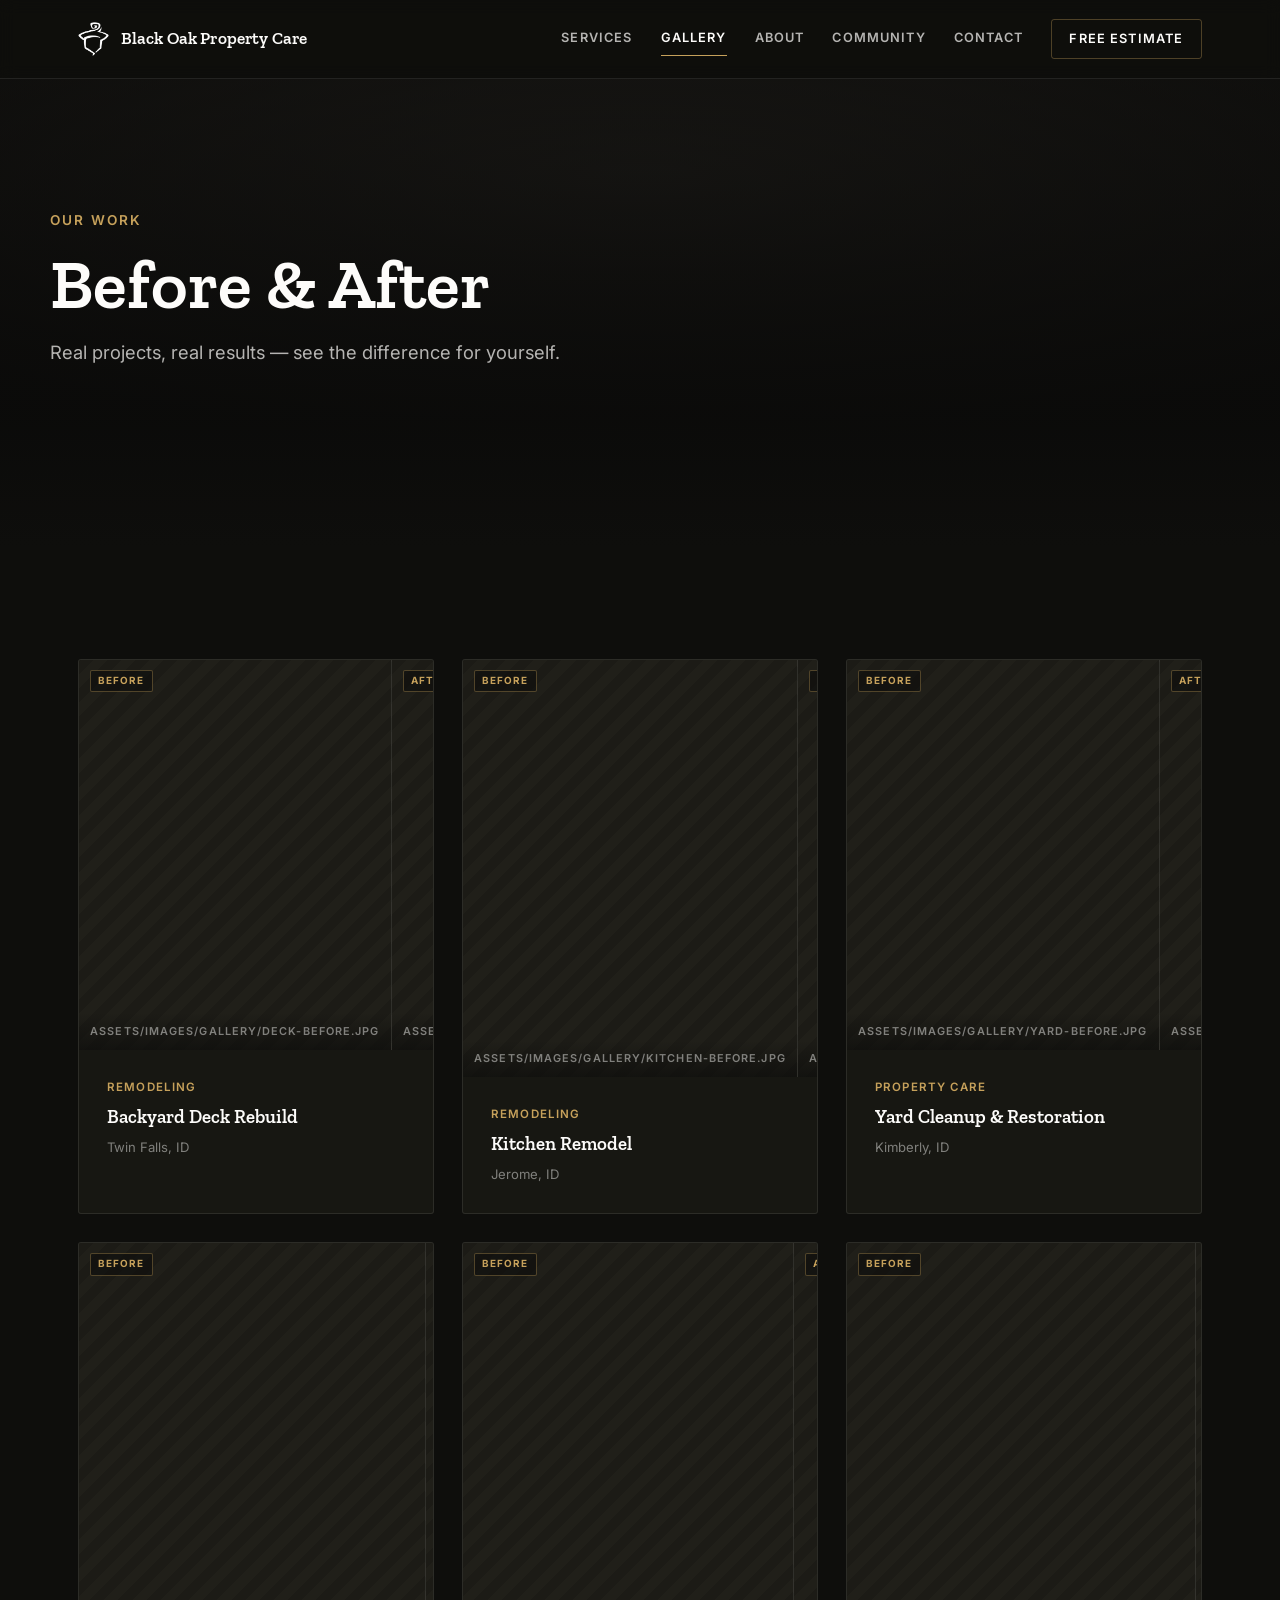
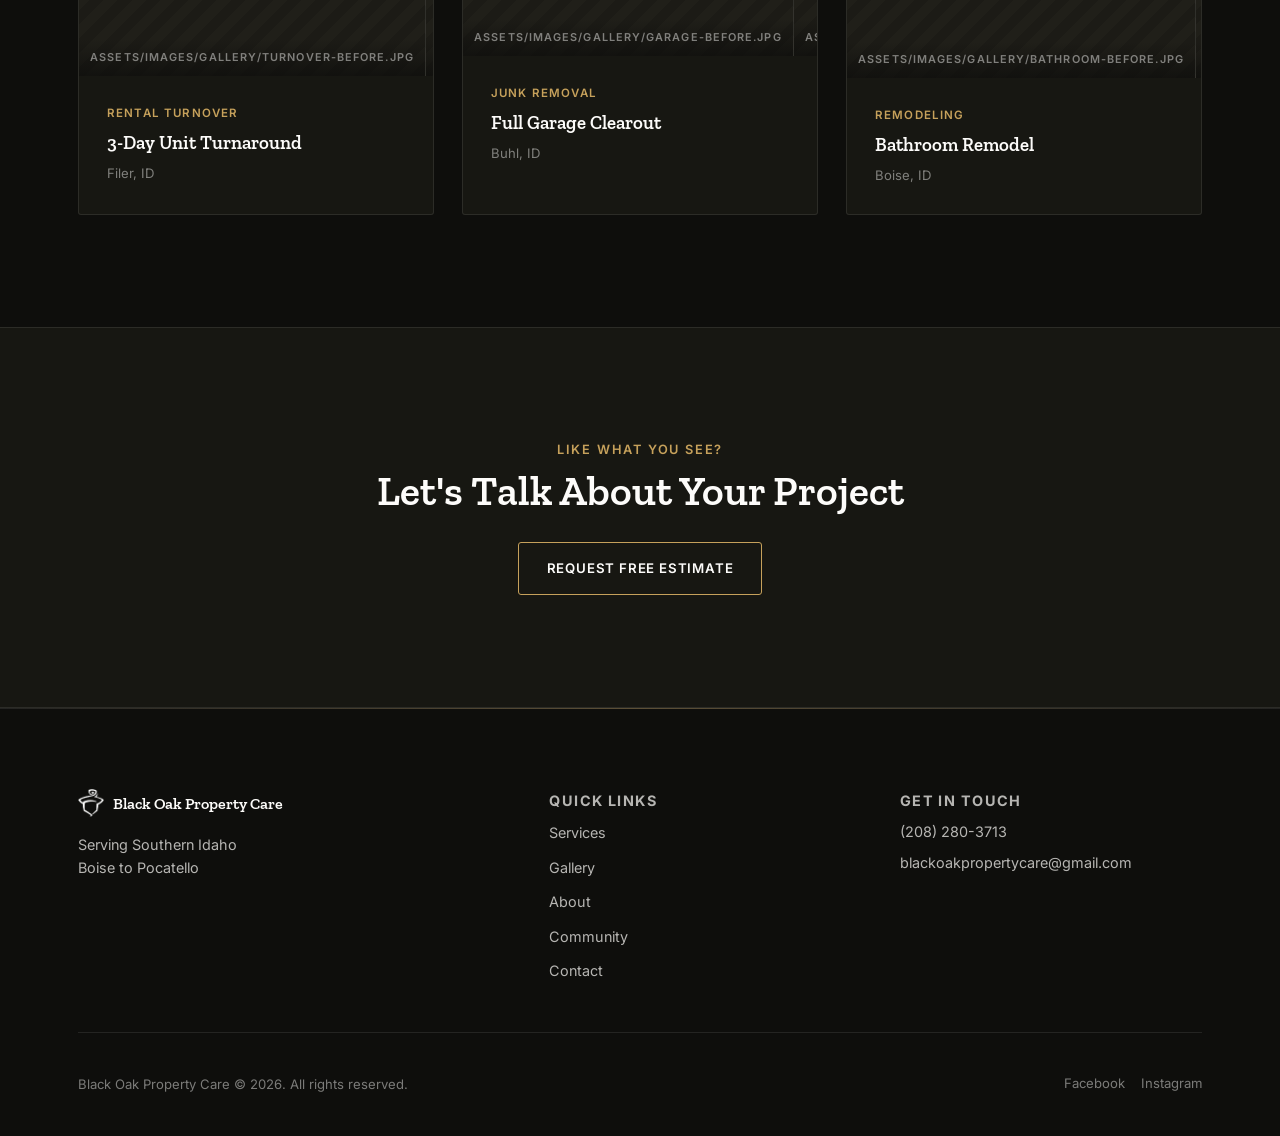
<file: photos.html>
<!DOCTYPE html>
<html lang="en">
<head>
<meta charset="UTF-8">
<meta name="viewport" content="width=device-width, initial-scale=1.0">
<title>Before &amp; After Gallery | Black Oak Property Care</title>
<meta name="description" content="Before and after photos of Black Oak Property Care's remodels, rental turnovers, junk removal, and property care work across Southern Idaho.">
<link rel="icon" type="image/png" href="assets/images/favicon-32.png">
<link rel="apple-touch-icon" href="assets/images/apple-touch-icon.png">
<link rel="preconnect" href="https://fonts.googleapis.com">
<link rel="preconnect" href="https://fonts.gstatic.com" crossorigin>
<link href="https://fonts.googleapis.com/css2?family=Zilla+Slab:wght@500;600;700&family=Inter:wght@400;500;600;700&display=swap" rel="stylesheet">
<link rel="stylesheet" href="style.css">
</head>
<body>
<a href="#main" class="skip-link">Skip to content</a>

<header class="site-header">
  <div class="wrap">
    <a href="index.html" class="site-brand" aria-label="Black Oak Property Care — Home">
      <img src="assets/images/logo-acorn-white.png" alt="" class="brand-mark">
      <span class="site-name">Black Oak Property Care</span>
    </a>
    <button class="nav-toggle" aria-label="Toggle navigation menu" aria-expanded="false">
      <svg viewBox="0 0 24 24" fill="none" stroke="currentColor" stroke-width="1.8" stroke-linecap="round"><path d="M3 6h18M3 12h18M3 18h18"/></svg>
    </button>
    <nav class="site-nav" aria-label="Primary">
      <a href="services.html">Services</a>
      <a href="photos.html" class="is-active">Gallery</a>
      <a href="about.html">About</a>
      <a href="community.html">Community</a>
      <a href="contact.html">Contact</a>
      <a href="contact.html" class="nav-cta">Free Estimate</a>
    </nav>
  </div>
</header>

<main id="main">

<section class="hero hero--sub">
  <div class="wrap hero-inner">
    <p class="hero-eyebrow">Our Work</p>
    <h1 class="hero-title">Before &amp; After</h1>
    <p class="hero-lede">Real projects, real results — see the difference for yourself.</p>
  </div>
</section>

<!-- ============================================================
     BEFORE / AFTER GRID
     Each .ba-card has two placeholder tiles (.ba-photo) — one
     tagged "Before", one "After". To add a real photo, replace a
     placeholder div with an <img>, e.g.:

       <div class="ba-photo">
         <span class="ba-photo-tag">Before</span>
         <img src="assets/images/gallery/deck-before.jpg" alt="Backyard deck before rebuild">
       </div>

     Keep filenames obvious (project-before.jpg / project-after.jpg)
     and drop them in assets/images/gallery/. Copy a whole .ba-card
     block to add another project; delete or reorder freely.
     ============================================================ -->
<section class="section">
  <div class="wrap">
    <div class="ba-grid reveal">

      <div class="ba-card">
        <div class="ba-photos">
          <div class="ba-photo"><span class="ba-photo-tag">Before</span><span class="ba-photo-label">assets/images/gallery/deck-before.jpg</span></div>
          <div class="ba-photo"><span class="ba-photo-tag">After</span><span class="ba-photo-label">assets/images/gallery/deck-after.jpg</span></div>
        </div>
        <div class="ba-body">
          <p class="ba-category">Remodeling</p>
          <h3 class="ba-title"><!-- EDIT -->Backyard Deck Rebuild</h3>
          <p class="ba-meta"><!-- EDIT -->Twin Falls, ID</p>
        </div>
      </div>

      <div class="ba-card">
        <div class="ba-photos">
          <div class="ba-photo"><span class="ba-photo-tag">Before</span><span class="ba-photo-label">assets/images/gallery/kitchen-before.jpg</span></div>
          <div class="ba-photo"><span class="ba-photo-tag">After</span><span class="ba-photo-label">assets/images/gallery/kitchen-after.jpg</span></div>
        </div>
        <div class="ba-body">
          <p class="ba-category">Remodeling</p>
          <h3 class="ba-title"><!-- EDIT -->Kitchen Remodel</h3>
          <p class="ba-meta"><!-- EDIT -->Jerome, ID</p>
        </div>
      </div>

      <div class="ba-card">
        <div class="ba-photos">
          <div class="ba-photo"><span class="ba-photo-tag">Before</span><span class="ba-photo-label">assets/images/gallery/yard-before.jpg</span></div>
          <div class="ba-photo"><span class="ba-photo-tag">After</span><span class="ba-photo-label">assets/images/gallery/yard-after.jpg</span></div>
        </div>
        <div class="ba-body">
          <p class="ba-category">Property Care</p>
          <h3 class="ba-title"><!-- EDIT -->Yard Cleanup &amp; Restoration</h3>
          <p class="ba-meta"><!-- EDIT -->Kimberly, ID</p>
        </div>
      </div>

      <div class="ba-card">
        <div class="ba-photos">
          <div class="ba-photo"><span class="ba-photo-tag">Before</span><span class="ba-photo-label">assets/images/gallery/turnover-before.jpg</span></div>
          <div class="ba-photo"><span class="ba-photo-tag">After</span><span class="ba-photo-label">assets/images/gallery/turnover-after.jpg</span></div>
        </div>
        <div class="ba-body">
          <p class="ba-category">Rental Turnover</p>
          <h3 class="ba-title"><!-- EDIT -->3-Day Unit Turnaround</h3>
          <p class="ba-meta"><!-- EDIT -->Filer, ID</p>
        </div>
      </div>

      <div class="ba-card">
        <div class="ba-photos">
          <div class="ba-photo"><span class="ba-photo-tag">Before</span><span class="ba-photo-label">assets/images/gallery/garage-before.jpg</span></div>
          <div class="ba-photo"><span class="ba-photo-tag">After</span><span class="ba-photo-label">assets/images/gallery/garage-after.jpg</span></div>
        </div>
        <div class="ba-body">
          <p class="ba-category">Junk Removal</p>
          <h3 class="ba-title"><!-- EDIT -->Full Garage Clearout</h3>
          <p class="ba-meta"><!-- EDIT -->Buhl, ID</p>
        </div>
      </div>

      <div class="ba-card">
        <div class="ba-photos">
          <div class="ba-photo"><span class="ba-photo-tag">Before</span><span class="ba-photo-label">assets/images/gallery/bathroom-before.jpg</span></div>
          <div class="ba-photo"><span class="ba-photo-tag">After</span><span class="ba-photo-label">assets/images/gallery/bathroom-after.jpg</span></div>
        </div>
        <div class="ba-body">
          <p class="ba-category">Remodeling</p>
          <h3 class="ba-title"><!-- EDIT -->Bathroom Remodel</h3>
          <p class="ba-meta"><!-- EDIT -->Boise, ID</p>
        </div>
      </div>

    </div>
  </div>
</section>

<section class="cta-band">
  <div class="wrap reveal">
    <p class="section-eyebrow">Like What You See?</p>
    <h2 class="section-title">Let's Talk About Your Project</h2>
    <div class="hero-actions">
      <a href="contact.html" class="btn">Request Free Estimate</a>
    </div>
  </div>
</section>

</main>

<footer class="site-footer">
  <div class="wrap">
    <div class="footer-grid">
      <div class="footer-col">
        <div class="footer-brand">
          <img src="assets/images/logo-acorn-white.png" alt="">
          <span>Black Oak Property Care</span>
        </div>
        <p>Serving Southern Idaho<br>Boise to Pocatello</p>
      </div>
      <div class="footer-col">
        <p class="footer-heading">Quick Links</p>
        <ul class="footer-links">
          <li><a href="services.html">Services</a></li>
          <li><a href="photos.html">Gallery</a></li>
          <li><a href="about.html">About</a></li>
          <li><a href="community.html">Community</a></li>
          <li><a href="contact.html">Contact</a></li>
        </ul>
      </div>
      <div class="footer-col">
        <p class="footer-heading">Get In Touch</p>
        <address>
          <p>(208) 280-3713</p>
          <p>blackoakpropertycare@gmail.com</p>
        </address>
      </div>
    </div>
    <div class="footer-bottom">
      <p>Black Oak Property Care &copy; <span id="year"></span>. All rights reserved.</p>
      <div class="footer-socials">
        <a href="#">Facebook</a>
        <a href="#">Instagram</a>
      </div>
    </div>
  </div>
</footer>

<script src="script.js"></script>
</body>
</html>
</file>
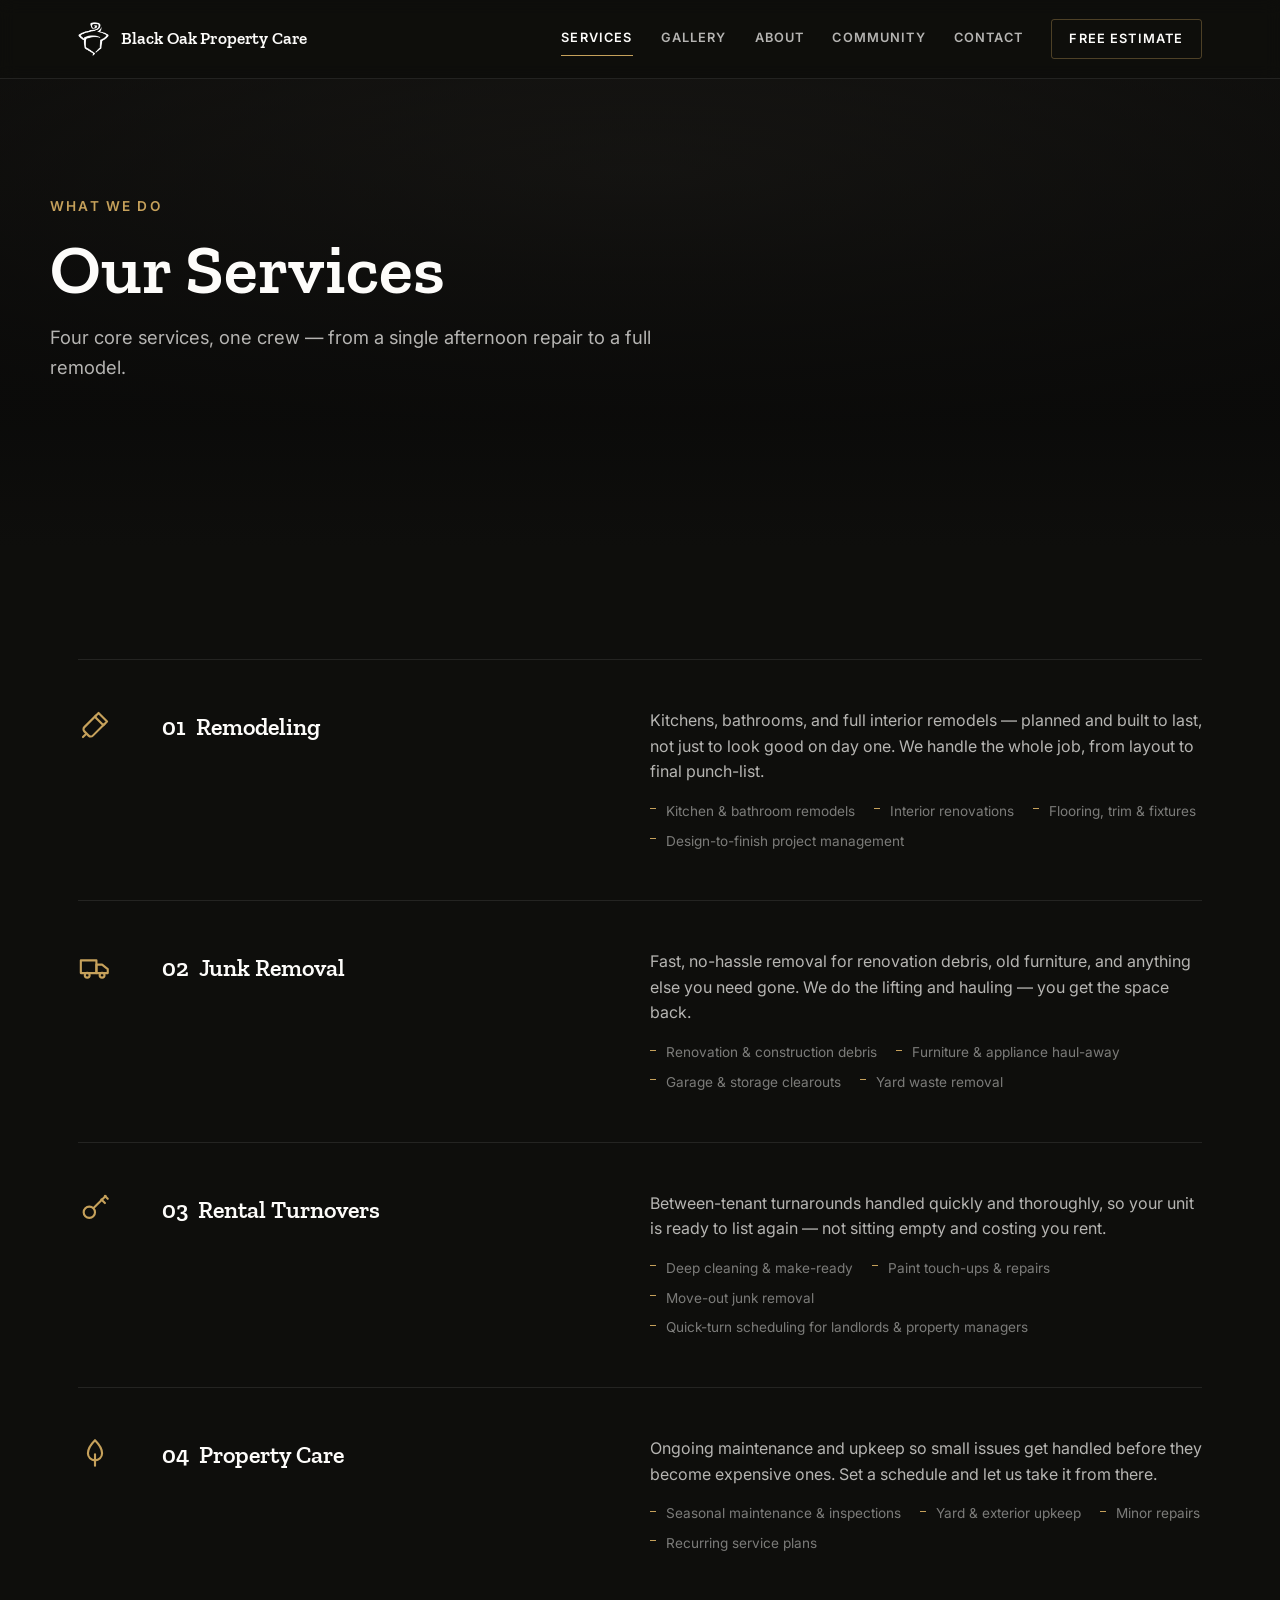
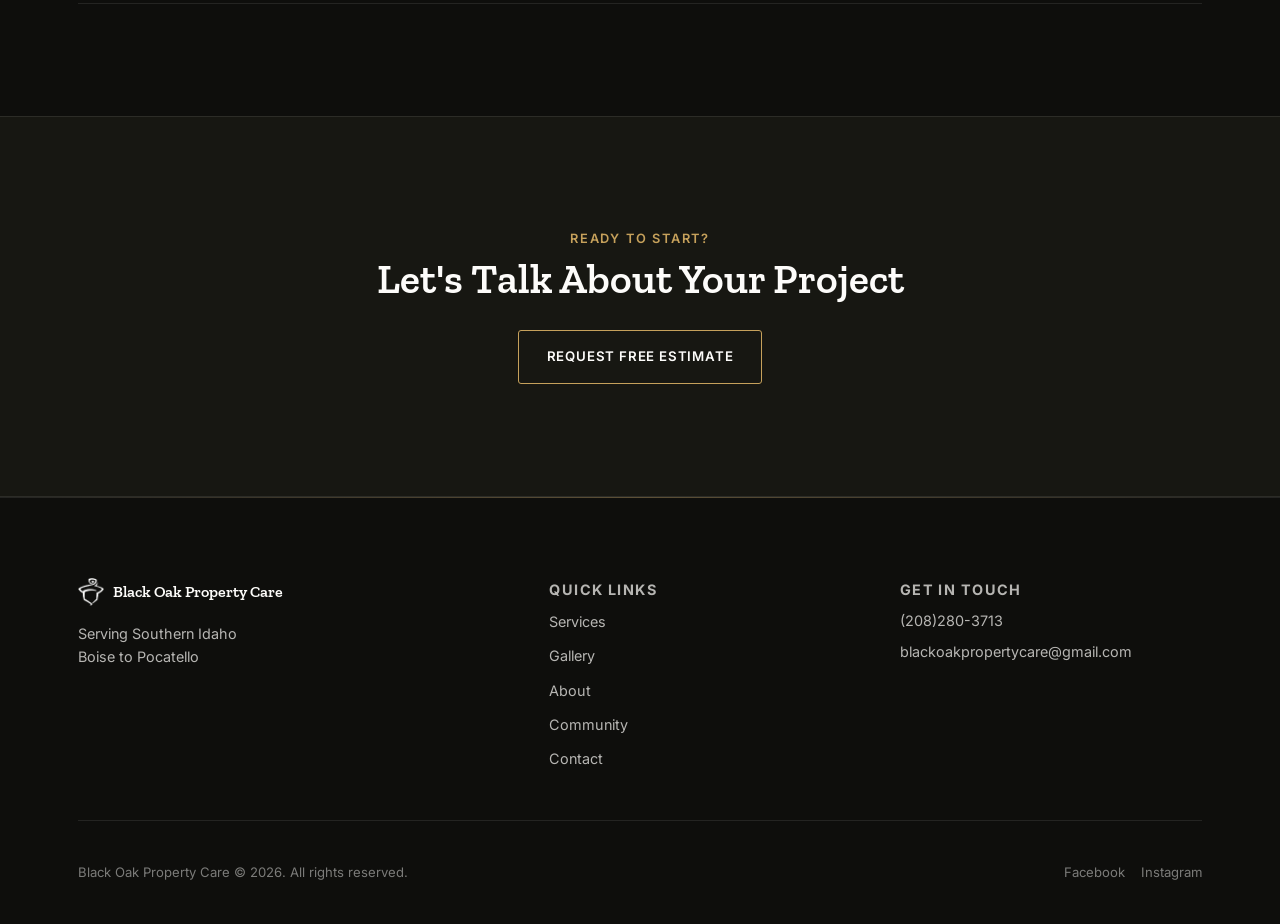
<file: services.html>
<!DOCTYPE html>
<html lang="en">
<head>
<meta charset="UTF-8">
<meta name="viewport" content="width=device-width, initial-scale=1.0">
<title>Our Services | Black Oak Property Care — Remodeling, Junk Removal, Rental Turnovers, Property Care</title>
<meta name="description" content="Remodeling, junk removal, rental turnovers, and property care from Black Oak Property Care — locally owned and fully insured, serving Southern Idaho.">
<link rel="icon" type="image/png" href="assets/images/favicon-32.png">
<link rel="apple-touch-icon" href="assets/images/apple-touch-icon.png">
<link rel="preconnect" href="https://fonts.googleapis.com">
<link rel="preconnect" href="https://fonts.gstatic.com" crossorigin>
<link href="https://fonts.googleapis.com/css2?family=Zilla+Slab:wght@500;600;700&family=Inter:wght@400;500;600;700&display=swap" rel="stylesheet">
<link rel="stylesheet" href="style.css">
</head>
<body>
<a href="#main" class="skip-link">Skip to content</a>

<header class="site-header">
  <div class="wrap">
    <a href="index.html" class="site-brand" aria-label="Black Oak Property Care — Home">
      <img src="assets/images/logo-acorn-white.png" alt="" class="brand-mark">
      <span class="site-name">Black Oak Property Care</span>
    </a>
    <button class="nav-toggle" aria-label="Toggle navigation menu" aria-expanded="false">
      <svg viewBox="0 0 24 24" fill="none" stroke="currentColor" stroke-width="1.8" stroke-linecap="round"><path d="M3 6h18M3 12h18M3 18h18"/></svg>
    </button>
    <nav class="site-nav" aria-label="Primary">
      <a href="services.html" class="is-active">Services</a>
      <a href="photos.html">Gallery</a>
      <a href="about.html">About</a>
      <a href="community.html">Community</a>
      <a href="contact.html">Contact</a>
      <a href="contact.html" class="nav-cta">Free Estimate</a>
    </nav>
  </div>
</header>

<main id="main">

<section class="hero hero--sub">
  <div class="wrap hero-inner">
    <p class="hero-eyebrow">What We Do</p>
    <h1 class="hero-title">Our Services</h1>
    <p class="hero-lede">
      Four core services, one crew — from a single afternoon repair to a full remodel.
    </p>
  </div>
</section>

<section class="section">
  <div class="wrap">

    <div class="service-detail reveal" id="remodeling">
      <div class="service-icon" aria-hidden="true">
        <svg viewBox="0 0 24 24" fill="none" stroke="currentColor" stroke-width="1.5" stroke-linecap="round" stroke-linejoin="round"><path d="M14.5 3.5l6 6-2.6 2.6-6-6 2.6-2.6z"/><path d="M12.7 5.3L4.5 13.5a2.1 2.1 0 000 3l3 3a2.1 2.1 0 003 0l8.2-8.2"/><path d="M3.5 20.5l2-2"/></svg>
      </div>
      <h3>01 &nbsp;Remodeling</h3>
      <div>
        <p>Kitchens, bathrooms, and full interior remodels — planned and built to last, not just to look good on day one. We handle the whole job, from layout to final punch-list.</p>
        <ul>
          <li>Kitchen &amp; bathroom remodels</li>
          <li>Interior renovations</li>
          <li>Flooring, trim &amp; fixtures</li>
          <li>Design-to-finish project management</li>
        </ul>
      </div>
    </div>

    <div class="service-detail reveal" id="junk-removal">
      <div class="service-icon" aria-hidden="true">
        <svg viewBox="0 0 24 24" fill="none" stroke="currentColor" stroke-width="1.5" stroke-linecap="round" stroke-linejoin="round"><path d="M2 8h11v9H2z"/><path d="M13 11h4l4 3.2V17h-8z"/><circle cx="6.5" cy="18.5" r="1.7"/><circle cx="17" cy="18.5" r="1.7"/></svg>
      </div>
      <h3>02 &nbsp;Junk Removal</h3>
      <div>
        <p>Fast, no-hassle removal for renovation debris, old furniture, and anything else you need gone. We do the lifting and hauling — you get the space back.</p>
        <ul>
          <li>Renovation &amp; construction debris</li>
          <li>Furniture &amp; appliance haul-away</li>
          <li>Garage &amp; storage clearouts</li>
          <li>Yard waste removal</li>
        </ul>
      </div>
    </div>

    <div class="service-detail reveal" id="rental-turnovers">
      <div class="service-icon" aria-hidden="true">
        <svg viewBox="0 0 24 24" fill="none" stroke="currentColor" stroke-width="1.5" stroke-linecap="round" stroke-linejoin="round"><circle cx="8" cy="15" r="4"/><path d="M11 12l8.5-8.5"/><path d="M16.5 6l2.5 2.5"/><path d="M19 3.5L21 5.5"/></svg>
      </div>
      <h3>03 &nbsp;Rental Turnovers</h3>
      <div>
        <p>Between-tenant turnarounds handled quickly and thoroughly, so your unit is ready to list again — not sitting empty and costing you rent.</p>
        <ul>
          <li>Deep cleaning &amp; make-ready</li>
          <li>Paint touch-ups &amp; repairs</li>
          <li>Move-out junk removal</li>
          <li>Quick-turn scheduling for landlords &amp; property managers</li>
        </ul>
      </div>
    </div>

    <div class="service-detail reveal" id="property-care">
      <div class="service-icon" aria-hidden="true">
        <svg viewBox="0 0 24 24" fill="none" stroke="currentColor" stroke-width="1.5" stroke-linecap="round" stroke-linejoin="round"><path d="M12 3c3 3 5 6.2 5 9.2a5 5 0 01-10 0C7 9.2 9 6 12 3z"/><path d="M12 13v8"/></svg>
      </div>
      <h3>04 &nbsp;Property Care</h3>
      <div>
        <p>Ongoing maintenance and upkeep so small issues get handled before they become expensive ones. Set a schedule and let us take it from there.</p>
        <ul>
          <li>Seasonal maintenance &amp; inspections</li>
          <li>Yard &amp; exterior upkeep</li>
          <li>Minor repairs</li>
          <li>Recurring service plans</li>
        </ul>
      </div>
    </div>

  </div>
</section>

<section class="cta-band">
  <div class="wrap reveal">
    <p class="section-eyebrow">Ready to Start?</p>
    <h2 class="section-title">Let's Talk About Your Project</h2>
    <div class="hero-actions">
      <a href="contact.html" class="btn">Request Free Estimate</a>
    </div>
  </div>
</section>

</main>

<footer class="site-footer">
  <div class="wrap">
    <div class="footer-grid">
      <div class="footer-col">
        <div class="footer-brand">
          <img src="assets/images/logo-acorn-white.png" alt="">
          <span>Black Oak Property Care</span>
        </div>
        <p>Serving Southern Idaho<br>Boise to Pocatello</p>
      </div>
      <div class="footer-col">
        <p class="footer-heading">Quick Links</p>
        <ul class="footer-links">
          <li><a href="services.html">Services</a></li>
          <li><a href="photos.html">Gallery</a></li>
          <li><a href="about.html">About</a></li>
          <li><a href="community.html">Community</a></li>
          <li><a href="contact.html">Contact</a></li>
        </ul>
      </div>
      <div class="footer-col">
        <p class="footer-heading">Get In Touch</p>
        <address>
          <p>(208)280-3713</p>
          <p>blackoakpropertycare@gmail.com</p>
        </address>
      </div>
    </div>
    <div class="footer-bottom">
      <p>Black Oak Property Care &copy; <span id="year"></span>. All rights reserved.</p>
      <div class="footer-socials">
        <a href="#">Facebook</a>
        <a href="#">Instagram</a>
      </div>
    </div>
  </div>
</footer>

<script src="script.js"></script>
</body>
</html>
</file>
<file: style.css>
/* ============================================================
   BLACK OAK PROPERTY CARE — V2 DESIGN SYSTEM
   ------------------------------------------------------------
   Direction: dark charcoal ground, white type, gold used only
   as a thin accent (rules, underlines, small details) — never
   as a fill. Buttons stay dark with white text and a gold edge.
   Display face is a slab serif (sturdy, stamped-timber feel —
   "built," not "boutique"); body stays a clean grotesque.
   Change tokens here; everything below reads from them.
   ============================================================ */
:root {
  /* Ground */
  --bg:            #0E0E0C;   /* primary charcoal/black background */
  --bg-raised:     #171712;   /* slightly lifted panel/card surface */
  --bg-raised-2:   #201F19;   /* hover / secondary panel */
  --bg-line:       rgba(255,255,255,0.09);   /* hairline on dark */

  /* Ink */
  --white:         #FDFCFA;
  --ink-muted:      rgba(253,252,250,0.70);
  --ink-faint:      rgba(253,252,250,0.46);

  /* Gold — accent only. Never a fill for buttons or large areas. */
  --gold:          #C6A15B;
  --gold-bright:   #E0C083;
  --gold-dim:      rgba(198,161,91,0.35);

  /* Light sections (used sparingly — form fields, rare surface breaks) */
  --paper:         #F5F2EC;
  --paper-line:    #E3DDCF;
  --paper-ink:     #17170F;
  --paper-muted:   #66604F;

  /* Type */
  --font-display: "Zilla Slab", "Roboto Slab", Georgia, serif;
  --font-body:    "Inter", -apple-system, BlinkMacSystemFont, sans-serif;

  /* Spacing scale */
  --space-1: 0.5rem;
  --space-2: 1rem;
  --space-3: 1.75rem;
  --space-4: 3rem;
  --space-5: 5rem;
  --space-6: 7rem;

  --radius: 3px;
  --focus-ring: #E0C083;
}

/* ============================================================
   RESET / BASE
   ============================================================ */
* { box-sizing: border-box; }

html { scroll-behavior: smooth; }
@media (prefers-reduced-motion: reduce) {
  html { scroll-behavior: auto; }
}
html { overflow-x: hidden;}

body {
  margin: 0;
  background: var(--bg);
  color: var(--white);
  font-family: var(--font-body);
  line-height: 1.6;
  -webkit-font-smoothing: antialiased;
}

a { color: inherit; text-decoration: none; }
img { max-width: 100%; display: block; }
button { font-family: inherit; }

a:focus-visible,
button:focus-visible,
input:focus-visible,
textarea:focus-visible,
select:focus-visible {
  outline: 2px solid var(--focus-ring);
  outline-offset: 3px;
}

.wrap {
  max-width: 1180px;
  margin: 0 auto;
  padding: 0 var(--space-3);
}

/* Reveal-on-scroll (progressive enhancement — script.js toggles .is-visible;
   content is fully visible by default with no JS) */
.reveal {
  opacity: 1;
  transform: none;
}
@media (prefers-reduced-motion: no-preference) {
  .js-reveal-ready .reveal {
    opacity: 0;
    transform: translateY(14px);
    transition: opacity 0.6s ease, transform 0.6s ease;
  }
  .js-reveal-ready .reveal.is-visible {
    opacity: 1;
    transform: none;
  }
}

/* ============================================================
   SITE HEADER
   ============================================================ */
.site-header {
  background: rgba(14,14,12,0.86);
  backdrop-filter: blur(8px);
  -webkit-backdrop-filter: blur(8px);
  border-bottom: 1px solid var(--bg-line);
  position: sticky;
  top: 0;
  z-index: 40;
  transition: background-color 0.25s ease, border-color 0.25s ease;
}

.site-header.is-scrolled {
  background: rgba(14,14,12,0.97);
  border-bottom-color: var(--gold-dim);
}

.site-header .wrap {
  display: flex;
  align-items: center;
  justify-content: space-between;
  min-height: 78px;
  gap: var(--space-3);
}

.site-brand {
  display: flex;
  align-items: center;
  gap: 0.7rem;
  min-width: 0;
  flex: 1 1 auto;
}

.site-brand .brand-mark {
  height: 34px;
  width: auto;
  flex-shrink: 0;
  /* EDIT: sourced from assets/images/logo-acorn-white.png — swap for a
     final logo file of the same name to update everywhere at once. */
}

.site-name {
  font-family: var(--font-display);
  font-weight: 600;
  font-size: 1.08rem;
  letter-spacing: 0.01em;
  color: var(--white);
  white-space: nowrap;
  overflow: hidden;
  text-overflow: ellipsis;
  min-width: 0;
}

.site-nav {
  display: flex;
  align-items: center;
  flex-wrap: wrap;
  gap: var(--space-3);
}

.site-nav a {
  font-size: 0.8rem;
  font-weight: 600;
  letter-spacing: 0.09em;
  text-transform: uppercase;
  color: var(--ink-muted);
  padding: 0.4rem 0;
  border-bottom: 1px solid transparent;
  transition: color 0.2s ease, border-color 0.2s ease;
}

.site-nav a:hover,
.site-nav a:focus-visible,
.site-nav a.is-active {
  color: var(--white);
  border-color: var(--gold);
}

.site-nav .nav-cta {
  color: var(--white);
  border: 1px solid var(--gold-dim);
  padding: 0.55rem 1.1rem;
  border-radius: var(--radius);
}
.site-nav .nav-cta:hover,
.site-nav .nav-cta:focus-visible {
  border-color: var(--gold);
  background: rgba(198,161,91,0.08);
}

.nav-toggle {
  display: none;
  background: none;
  border: 1px solid var(--bg-line);
  border-radius: var(--radius);
  color: var(--white);
  width: 42px;
  height: 38px;
  flex-shrink: 0;
  align-items: center;
  justify-content: center;
  cursor: pointer;
}
.nav-toggle svg { width: 20px; height: 20px; }

@media (max-width: 880px) {
  .nav-toggle { display: flex; }
   
  .site-header .wrap { gap: var(--space-2); }
   
  .site-nav {
    position: fixed;
    inset: 78px 0 0 0;
    background: var(--bg);
    flex-direction: column;
    align-items: flex-start;
    flex-wrap: nowrap;
    padding: var(--space-3);
    gap: var(--space-2);
    transform: translateY(-8px);
    opacity: 0;
    pointer-events: none;
    transition: opacity 0.2s ease, transform 0.2s ease;
    overflow-y: auto;
  }
  .site-nav.is-open {
    opacity: 1;
    transform: none;
    pointer-events: auto;
  }
  .site-nav a { font-size: 1rem; padding: 0.7rem 0; width: 100%; border-bottom: 1px solid var(--bg-line); }
  .site-nav .nav-cta { border-color: var(--gold); text-align: center; }
}

@media (max-width: 420px) {
  .site-header .wrap { gap: var(--space-1); min-height: 66px; }
  .site-brand { gap: 0.5rem; }
  .site-brand .brand-mark { height: 28px; }
  .site-name { font-size: 0.92rem; }
  .nav-toggle { width: 38px; height: 34px; }
  .site-nav { inset: 66px 0 0 0; }
}

/* ============================================================
   BUTTONS — always dark with white text; gold is an edge/accent,
   never a fill (per brand rule).
   ============================================================ */
.btn {
  display: inline-flex;
  align-items: center;
  gap: 0.55rem;
  background: var(--bg-raised);
  color: var(--white);
  font-family: var(--font-body);
  font-weight: 600;
  font-size: 0.83rem;
  letter-spacing: 0.06em;
  text-transform: uppercase;
  padding: 0.95rem 1.7rem;
  border: 1px solid var(--gold);
  border-radius: var(--radius);
  cursor: pointer;
  transition: background-color 0.2s ease, transform 0.15s ease, border-color 0.2s ease;
}
.btn:hover, .btn:focus-visible {
  background: var(--bg-raised-2);
  border-color: var(--gold-bright);
  transform: translateY(-1px);
}

.btn-ghost {
  background: transparent;
  border: 1px solid rgba(253,252,250,0.35);
}
.btn-ghost:hover, .btn-ghost:focus-visible {
  border-color: var(--white);
  background: rgba(253,252,250,0.06);
}

.btn-block { width: 100%; justify-content: center; }

/* On light (.paper) surfaces the button needs a dark border instead of
   near-invisible gold-on-cream, but keeps the same dark-fill/white-text rule */
.section--paper .btn {
  border-color: var(--paper-ink);
}
.section--paper .btn:hover, .section--paper .btn:focus-visible {
  border-color: var(--gold);
}

/* ============================================================
   HERO
   ============================================================ */
.hero {
  position: relative;
  min-height: 92vh;
  display: flex;
  align-items: center;
  justify-content: center;
  text-align: center;
  color: var(--white);
  background:
    linear-gradient(180deg, rgba(10,10,9,0.55) 0%, rgba(10,10,9,0.88) 72%, var(--bg) 100%),
    radial-gradient(120% 90% at 50% 20%, #262420 0%, #100F0D 65%);
  background-size: cover;
  background-position: center;
  overflow: hidden;
}

.hero--sub {
  min-height: 52vh;
  text-align: left;
  justify-content: flex-end;
  padding-bottom: var(--space-5);
}
.hero--sub .hero-inner { align-items: flex-start; }
.hero--sub .hero-mark { display: none; }

.hero-inner {
  position: relative;
  z-index: 1;
  display: flex;
  flex-direction: column;
  align-items: center;
  padding: var(--space-6) 0 var(--space-5);
  width: 100%;
}

.hero-mark {
  height: 64px;
  width: auto;
  margin-bottom: var(--space-3);
  filter: drop-shadow(0 0 26px rgba(198,161,91,0.18));
}

.hero-eyebrow {
  font-size: 0.85rem;
  font-weight: 600;
  letter-spacing: 0.16em;
  text-transform: uppercase;
  color: var(--gold);
  margin: 0 0 var(--space-2);
}

.hero-title {
  font-family: var(--font-display);
  font-weight: 600;
  font-size: clamp(2.4rem, 5.6vw, 4.4rem);
  line-height: 1.05;
  letter-spacing: 0;
  margin: 0 0 var(--space-2);
  max-width: 18ch;
}

.hero-lede {
  font-size: 1.15rem;
  color: var(--ink-muted);
  max-width: 54ch;
  margin: 0 0 var(--space-4);
}
.hero--sub .hero-lede { margin-bottom: 0; }

.hero-actions {
  display: flex;
  flex-wrap: wrap;
  gap: var(--space-2);
  justify-content: center;
}

.hero-divider {
  width: 1px;
  height: 46px;
  background: linear-gradient(180deg, transparent, var(--gold-dim));
  margin: var(--space-4) auto 0;
}

/* ============================================================
   SECTIONS
   ============================================================ */
.section { padding: var(--space-6) 0; }
.section--tight { padding: var(--space-4) 0; }
.section--raised { background: var(--bg-raised); }
.section--paper { background: var(--paper); color: var(--paper-ink); }
.section--paper .section-lede { color: var(--paper-muted); }

.section-head {
  display: flex;
  align-items: flex-end;
  justify-content: space-between;
  gap: var(--space-3);
  flex-wrap: wrap;
  margin-bottom: var(--space-4);
}

.section-eyebrow {
  font-size: 0.8rem;
  font-weight: 600;
  letter-spacing: 0.14em;
  text-transform: uppercase;
  color: var(--gold);
  margin: 0 0 var(--space-1);
}

.section-title {
  font-family: var(--font-display);
  font-weight: 600;
  font-size: clamp(1.8rem, 3.4vw, 2.6rem);
  line-height: 1.08;
  margin: 0;
}

.section-lede {
  font-size: 1.03rem;
  color: var(--ink-muted);
  max-width: 62ch;
  margin: var(--space-1) 0 0;
}

.rule-gold {
  border: none;
  height: 1px;
  background: linear-gradient(90deg, var(--gold-dim), transparent);
  margin: 0 0 var(--space-5);
}

/* ============================================================
   PRIMARY SERVICES — homepage + services page
   ============================================================ */
.service-grid {
  display: grid;
  grid-template-columns: repeat(4, 1fr);
  gap: 1px;
  background: var(--bg-line);
  border: 1px solid var(--bg-line);
}

.service-card {
  background: var(--bg);
  padding: var(--space-4) var(--space-3);
  transition: background-color 0.25s ease;
}
.service-card:hover { background: var(--bg-raised); }

.service-icon {
  width: 40px;
  height: 40px;
  color: var(--gold);
  margin-bottom: var(--space-3);
}
.service-icon svg { width: 100%; height: 100%; }

.service-card h3 {
  font-family: var(--font-display);
  font-weight: 600;
  font-size: 1.28rem;
  margin: 0 0 0.6rem;
}

.service-card p {
  color: var(--ink-muted);
  font-size: 0.95rem;
  margin: 0 0 var(--space-3);
}

.service-link {
  font-size: 0.78rem;
  font-weight: 600;
  letter-spacing: 0.06em;
  text-transform: uppercase;
  color: var(--white);
  border-bottom: 1px solid var(--gold);
  padding-bottom: 2px;
  transition: color 0.2s ease;
}
.service-card:hover .service-link { color: var(--gold-bright); }

@media (max-width: 980px) {
  .service-grid { grid-template-columns: repeat(2, 1fr); }
}
@media (max-width: 560px) {
  .service-grid { grid-template-columns: 1fr; }
}

/* Full service detail rows — services.html */
.service-detail {
  display: grid;
  grid-template-columns: 56px 1fr 1.2fr;
  gap: var(--space-3);
  padding: var(--space-4) 0;
  border-bottom: 1px solid var(--bg-line);
  align-items: start;
}
.service-detail:first-child { border-top: 1px solid var(--bg-line); }

.service-detail .service-icon { width: 34px; height: 34px; margin: 0; }

.service-detail h3 {
  font-family: var(--font-display);
  font-weight: 600;
  font-size: 1.5rem;
  margin: 0 0 0.5rem;
}
.service-detail p { margin: 0 0 var(--space-2); color: var(--ink-muted); }

.service-detail ul {
  margin: 0;
  padding: 0;
  list-style: none;
  display: flex;
  flex-wrap: wrap;
  gap: 0.5rem 1.2rem;
}
.service-detail li {
  font-size: 0.85rem;
  color: var(--ink-faint);
  padding-left: 1rem;
  position: relative;
}
.service-detail li::before {
  content: "";
  position: absolute;
  left: 0;
  top: 0.55em;
  width: 6px;
  height: 1px;
  background: var(--gold);
}

@media (max-width: 720px) {
  .service-detail { grid-template-columns: 40px 1fr; }
  .service-detail > div:not(.service-icon) { grid-column: 2 / 3; }
}

/* ============================================================
   WHY CHOOSE — trust strip
   ============================================================ */
.trust-grid {
  display: grid;
  grid-template-columns: repeat(3, 1fr);
  gap: var(--space-4) var(--space-3);
}

.trust-item {
  display: flex;
  gap: var(--space-2);
  align-items: flex-start;
}

.trust-icon {
  width: 26px;
  height: 26px;
  flex-shrink: 0;
  color: var(--gold);
  margin-top: 0.15rem;
}
.trust-icon svg { width: 100%; height: 100%; }

.trust-item h3 {
  font-family: var(--font-display);
  font-weight: 600;
  font-size: 1.08rem;
  margin: 0 0 0.3rem;
}
.trust-item p { margin: 0; color: var(--ink-muted); font-size: 0.92rem; }

@media (max-width: 820px) {
  .trust-grid { grid-template-columns: repeat(2, 1fr); }
}
@media (max-width: 560px) {
  .trust-grid { grid-template-columns: 1fr; }
}

/* ============================================================
   BEFORE / AFTER GALLERY
   ============================================================ */
.ba-grid {
  display: grid;
  grid-template-columns: repeat(3, 1fr);
  gap: var(--space-3);
}

.ba-card {
  background: var(--bg-raised);
  border: 1px solid var(--bg-line);
  border-radius: var(--radius);
  overflow: hidden;
}

.ba-photos {
  display: grid;
  grid-template-columns: 1fr 1fr;
}

.ba-photo {
  aspect-ratio: 4 / 5;
  position: relative;
  display: flex;
  align-items: flex-end;
  background: repeating-linear-gradient(135deg, #1c1b16, #1c1b16 10px, #201f19 10px, #201f19 20px);
  border-left: 1px solid var(--bg-line);
}
.ba-photo:first-child { border-left: none; }

.ba-photo-label {
  position: relative;
  z-index: 1;
  display: block;
  width: 100%;
  padding: 0.6rem 0.7rem;
  font-size: 0.68rem;
  font-weight: 600;
  letter-spacing: 0.1em;
  text-transform: uppercase;
  color: var(--ink-faint);
  background: linear-gradient(0deg, rgba(14,14,12,0.75), transparent);
  overflow: hidden;
  white-space: nowrap;
  text-overflow: ellipsis;
  box-sizing: border-box;
}

.ba-photo-tag {
  position: absolute;
  top: 0.6rem;
  left: 0.7rem;
  z-index: 1;
  font-size: 0.62rem;
  font-weight: 700;
  letter-spacing: 0.1em;
  text-transform: uppercase;
  color: var(--gold);
  border: 1px solid var(--gold-dim);
  border-radius: 2px;
  padding: 0.15rem 0.45rem;
  background: rgba(14,14,12,0.6);
}

.ba-body { padding: var(--space-3); }

.ba-category {
  font-size: 0.72rem;
  font-weight: 600;
  letter-spacing: 0.1em;
  text-transform: uppercase;
  color: var(--gold);
  margin: 0 0 0.35rem;
}

.ba-title {
  font-family: var(--font-display);
  font-weight: 600;
  font-size: 1.18rem;
  margin: 0 0 0.3rem;
}

.ba-meta {
  font-size: 0.82rem;
  color: var(--ink-faint);
  margin: 0;
}

@media (max-width: 980px) {
  .ba-grid { grid-template-columns: repeat(2, 1fr); }
}
@media (max-width: 620px) {
  .ba-grid { grid-template-columns: 1fr; }
}

/* Featured (homepage) — same visual language, fewer columns */
.ba-grid--featured { grid-template-columns: repeat(3, 1fr); }

/* ============================================================
   TESTIMONIALS
   ============================================================ */
.testimonial-grid {
  display: grid;
  grid-template-columns: repeat(3, 1fr);
  gap: var(--space-3);
}

.testimonial {
  background: var(--bg-raised);
  border-top: 2px solid var(--gold);
  padding: var(--space-3);
  border-radius: 0 0 var(--radius) var(--radius);
}

.testimonial p {
  margin: 0 0 var(--space-2);
  font-size: 1rem;
  color: var(--white);
}
.testimonial cite {
  font-style: normal;
  font-size: 0.82rem;
  color: var(--ink-faint);
}

@media (max-width: 820px) {
  .testimonial-grid { grid-template-columns: 1fr; }
}

/* ============================================================
   SERVICE AREA / MAP STRIP
   ============================================================ */
.area-strip {
  display: grid;
  grid-template-columns: 1.1fr 1fr;
  gap: var(--space-5);
  align-items: center;
}

.area-list {
  display: flex;
  flex-wrap: wrap;
  gap: 0.6rem;
  padding: 0;
  margin: var(--space-3) 0 0;
  list-style: none;
}

.area-list li {
  font-size: 0.85rem;
  letter-spacing: 0.03em;
  color: var(--ink-muted);
  border: 1px solid var(--bg-line);
  border-radius: 2px;
  padding: 0.5rem 0.9rem;
}

.area-diagram {
  border: 1px solid var(--bg-line);
  border-radius: var(--radius);
  padding: var(--space-3);
  background: var(--bg-raised);
}
.area-diagram svg { width: 100%; height: auto; display: block; }

@media (max-width: 900px) {
  .area-strip { grid-template-columns: 1fr; }
}

/* ============================================================
   CTA BAND
   ============================================================ */
.cta-band {
  text-align: center;
  padding: var(--space-6) 0;
  background: var(--bg-raised);
  border-top: 1px solid var(--bg-line);
  border-bottom: 1px solid var(--bg-line);
}
.cta-band .section-title { margin-bottom: var(--space-3); }
.cta-band .hero-actions { margin-top: 0; }

/* ============================================================
   VALUE / APPROACH BLOCKS (About + Community)
   ============================================================ */
.value-row {
  display: grid;
  grid-template-columns: repeat(3, 1fr);
  gap: var(--space-3);
}

.value-block {
  border-top: 2px solid var(--gold);
  padding-top: var(--space-2);
}
.value-block h3 {
  font-family: var(--font-display);
  font-weight: 600;
  font-size: 1.18rem;
  margin: 0 0 0.5rem;
}
.value-block p { margin: 0; color: var(--ink-muted); font-size: 0.95rem; }

@media (max-width: 720px) {
  .value-row { grid-template-columns: 1fr; }
}

/* ============================================================
   STATS STRIP
   ============================================================ */
.stat-strip {
  display: grid;
  grid-template-columns: repeat(4, 1fr);
  gap: var(--space-2);
  text-align: center;
}
.stat { padding: var(--space-2) 0; }
.stat-num {
  font-family: var(--font-display);
  font-weight: 600;
  font-size: clamp(1.9rem, 3.6vw, 2.7rem);
  color: var(--gold);
  line-height: 1;
}
.stat-label {
  font-size: 0.76rem;
  letter-spacing: 0.07em;
  text-transform: uppercase;
  color: var(--ink-faint);
  margin-top: 0.5rem;
}

@media (max-width: 700px) {
  .stat-strip { grid-template-columns: repeat(2, 1fr); }
}

/* ============================================================
   COMMUNITY — placeholder tiles for future project write-ups
   ============================================================ */
.community-grid {
  display: grid;
  grid-template-columns: repeat(3, 1fr);
  gap: var(--space-3);
}

.community-card {
  border: 1px solid var(--bg-line);
  border-radius: var(--radius);
  padding: var(--space-3);
  background: var(--bg-raised);
}
.community-card h3 {
  font-family: var(--font-display);
  font-weight: 600;
  font-size: 1.12rem;
  margin: 0 0 0.4rem;
}
.community-card p { margin: 0; color: var(--ink-muted); font-size: 0.92rem; }

.community-card--placeholder {
  border-style: dashed;
  border-color: rgba(253,252,250,0.22);
  background: transparent;
  display: flex;
  flex-direction: column;
  align-items: flex-start;
  justify-content: center;
  min-height: 160px;
  color: var(--ink-faint);
}
.community-card--placeholder .plus {
  width: 28px;
  height: 28px;
  border: 1px solid var(--gold-dim);
  border-radius: 50%;
  display: flex;
  align-items: center;
  justify-content: center;
  color: var(--gold);
  margin-bottom: var(--space-2);
  font-size: 1.1rem;
  line-height: 1;
}

@media (max-width: 820px) {
  .community-grid { grid-template-columns: 1fr 1fr; }
}
@media (max-width: 560px) {
  .community-grid { grid-template-columns: 1fr; }
}

/* ============================================================
   CONTACT PAGE
   ============================================================ */
.contact-grid {
  display: grid;
  grid-template-columns: 0.85fr 1.15fr;
  gap: var(--space-5);
  align-items: start;
}

.contact-info dt {
  font-size: 0.76rem;
  font-weight: 600;
  letter-spacing: 0.09em;
  text-transform: uppercase;
  color: var(--gold);
  margin-top: var(--space-3);
}
.contact-info dt:first-child { margin-top: 0; }
.contact-info dd {
  margin: 0.3rem 0 0;
  font-size: 1.05rem;
  color: var(--white);
  overflow-wrap: break-word;
}

.contact-form-panel {
  background: var(--paper);
  color: var(--paper-ink);
  border-radius: var(--radius);
  padding: var(--space-4);
}

.form-row { display: grid; grid-template-columns: 1fr 1fr; gap: var(--space-2); }

.form-field {
  display: flex;
  flex-direction: column;
  gap: 0.35rem;
  margin-bottom: var(--space-2);
}
.form-field label {
  font-size: 0.8rem;
  font-weight: 600;
  color: var(--paper-muted);
}
.form-field input,
.form-field select,
.form-field textarea {
  background: var(--white);
  border: 1px solid var(--paper-line);
  border-radius: 2px;
  padding: 0.8rem 0.9rem;
  font-family: var(--font-body);
  font-size: 0.95rem;
  color: var(--paper-ink);
}
.form-field input[type="file"] {
  padding: 0.6rem 0.7rem;
  background: var(--white);
}

.form-note {
  font-size: 0.8rem;
  color: var(--paper-muted);
  margin: 0 0 var(--space-3);
}

@media (max-width: 900px) {
  .contact-grid { grid-template-columns: 1fr; }
}
@media (max-width: 560px) {
  .form-row { grid-template-columns: 1fr; }
}

/* ============================================================
   SITE FOOTER
   ============================================================ */
.site-footer {
  background: var(--bg);
  border-top: 1px solid var(--bg-line);
  padding: var(--space-5) 0 var(--space-3);
  position: relative;
}
.site-footer::before {
  content: "";
  position: absolute;
  top: -1px; left: 0; right: 0;
  height: 1px;
  background: linear-gradient(90deg, transparent, var(--gold-dim), transparent);
}

.footer-grid {
  display: grid;
  grid-template-columns: 1.4fr 1fr 1fr;
  gap: var(--space-4);
  padding-bottom: var(--space-4);
}

.footer-brand {
  display: flex;
  align-items: center;
  gap: 0.6rem;
  margin-bottom: var(--space-2);
}
.footer-brand img { height: 28px; width: auto; }
.footer-brand span {
  font-family: var(--font-display);
  font-weight: 600;
  font-size: 1rem;
  color: var(--white);
}

.footer-col p, .footer-col address {
  margin: 0 0 0.5rem;
  font-style: normal;
  color: var(--ink-muted);
  font-size: 0.9rem;
}

.footer-heading {
  font-size: 0.74rem;
  font-weight: 700;
  letter-spacing: 0.1em;
  text-transform: uppercase;
  color: var(--gold);
  margin: 0 0 var(--space-2);
}

.footer-links {
  list-style: none;
  margin: 0;
  padding: 0;
  display: flex;
  flex-direction: column;
  gap: 0.55rem;
}
.footer-links a {
  color: var(--ink-muted);
  font-size: 0.9rem;
  transition: color 0.2s ease;
}
.footer-links a:hover, .footer-links a:focus-visible { color: var(--gold); }

.footer-bottom {
  border-top: 1px solid var(--bg-line);
  padding-top: var(--space-3);
  display: flex;
  flex-wrap: wrap;
  justify-content: space-between;
  align-items: center;
  gap: var(--space-2);
  font-size: 0.82rem;
  color: var(--ink-faint);
}

.footer-socials { display: flex; gap: var(--space-2); }
.footer-socials a {
  color: var(--ink-faint);
  border-bottom: 1px solid transparent;
}
.footer-socials a:hover, .footer-socials a:focus-visible {
  color: var(--gold);
  border-color: var(--gold);
}

@media (max-width: 820px) {
  .footer-grid { grid-template-columns: 1fr 1fr; }
}
@media (max-width: 560px) {
  .footer-grid { grid-template-columns: 1fr; gap: var(--space-3); }
}

/* ============================================================
   MOTION / ACCESSIBILITY
   ============================================================ */
@media (prefers-reduced-motion: reduce) {
  .btn, .service-link, .site-nav a { transition: none; }
}

.skip-link {
  position: absolute;
  left: -9999px;
  top: auto;
  background: var(--gold);
  color: var(--bg);
  padding: 0.75rem 1.2rem;
  z-index: 100;
  font-weight: 600;
  border-radius: 0 0 4px 0;
}
.skip-link:focus {
  left: 0;
  top: 0;
}
</file>
